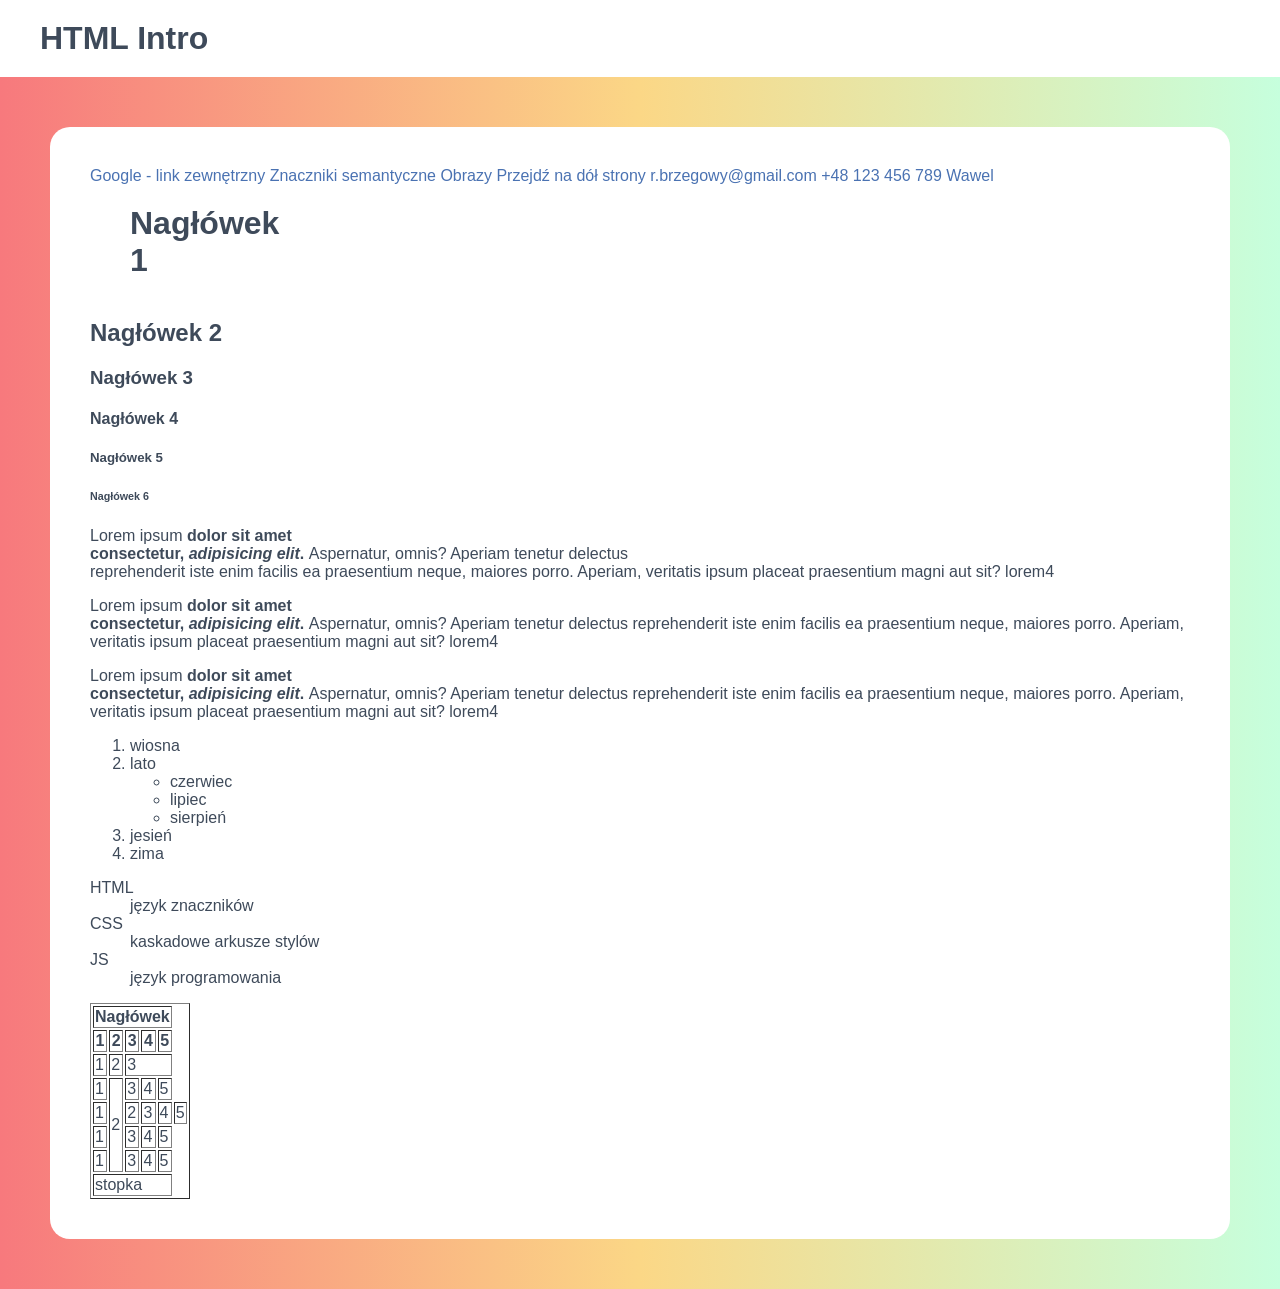
<file: sp 1 - html intro/index.html>
<!doctype html>
<html lang="en">
  <head>
    <meta charset="UTF-8  " />
    <meta name="viewport" content="width=device-width, initial-scale=1.0" />
    <title>Document</title>
    <meta name="description" content="to jest opis mojej strony" />
    <link rel="stylesheet" href="main.css" />
    <script type="text/javascript"></script>
    <!-- <script type="text/javascript"></script> -->
  </head>
  <body>
    <h1>HTML Intro</h1>
    <main>
      <!-- odnośniki, komentarze -->
      <!-- pełny adres domenowy -->
      <a href="https://google.pl" target="_blank">Google - link zewnętrzny</a>
      <!-- adres od root-a - głównego katalogu -->
      <a href="./podstrony/znaczniki-semantyczne.html">Znaczniki semantyczne</a>
      <!-- adres względny -->
      <a href="./podstrony/obrazy.html">Obrazy</a>
      <a href="#dol">Przejdź na dół strony</a>
      <!-- odnośnik do maila, tel, ... - dowolny zarejestrowany protokół -->
      <a href="mailto:r.brzegowy@gmail.com">r.brzegowy@gmail.com</a>
      <a href="tel:+48123456789">+48 123 456 789</a>
      <a href="maps://?q=Wawel">Wawel</a>

      <!-- nagłówki -->
      <!-- prettier-ignore -->
      <h1>Nagłówek <br> 1</h1>

      <h2>Nagłówek 2</h2>
      <h3>Nagłówek 3</h3>
      <h4>Nagłówek 4</h4>
      <h5>Nagłówek 5</h5>
      <h6>Nagłówek 6</h6>

      <!-- tekst - p, b, i, u -->
      <p>
        Lorem ipsum
        <b>
          dolor sit amet <br />
          consectetur, <i>adipisicing elit</i>.
        </b>
        Aspernatur, omnis? Aperiam tenetur delectus <br />reprehenderit iste enim facilis ea praesentium neque, maiores porro. Aperiam, veritatis ipsum placeat
        praesentium magni aut sit? lorem4
      </p>
      <p>
        Lorem ipsum
        <b>
          dolor sit amet <br />
          consectetur, <i>adipisicing elit</i>.
        </b>
        Aspernatur, omnis? Aperiam tenetur delectus reprehenderit iste enim facilis ea praesentium neque, maiores porro. Aperiam, veritatis ipsum placeat
        praesentium magni aut sit? lorem4
      </p>
      <p>
        Lorem ipsum
        <b>
          dolor sit amet <br />
          consectetur, <i>adipisicing elit</i>.
        </b>
        Aspernatur, omnis? Aperiam tenetur delectus reprehenderit iste enim facilis ea praesentium neque, maiores porro. Aperiam, veritatis ipsum placeat
        praesentium magni aut sit? lorem4
      </p>

      <!-- listy - ul/ol->li, dl>dt-dd -->
      <ol>
        <li>wiosna</li>
        <li>
          lato
          <ul>
            <li>czerwiec</li>
            <li>lipiec</li>
            <li>sierpień</li>
          </ul>
        </li>
        <li>jesień</li>
        <li>zima</li>
      </ol>

      <dl>
        <dt>HTML</dt>
        <dd>język znaczników</dd>
        <dt>CSS</dt>
        <dd>kaskadowe arkusze stylów</dd>
        <dt>JS</dt>
        <dd>język programowania</dd>
      </dl>

      <!-- tabele -->
      <!-- table>(tr>td{$}*5)*5 -->

      <table border="1" id="dol">
        <thead>
          <tr>
            <th colspan="5">Nagłówek</th>
          </tr>
          <tr>
            <th>1</th>
            <th>2</th>
            <th>3</th>
            <th>4</th>
            <th>5</th>
          </tr>
        </thead>
        <tbody>
          <tr>
            <td>1</td>
            <td>2</td>
            <td colspan="3">3</td>
            <!-- <td>4</td>
            <td>5</td> -->
          </tr>
          <tr>
            <td>1</td>
            <td rowspan="4">2</td>
            <td>3</td>
            <td>4</td>
            <td>5</td>
          </tr>
          <tr>
            <td>1</td>
            <td>2</td>
            <td>3</td>
            <td>4</td>
            <td>5</td>
          </tr>
          <tr>
            <td>1</td>
            <!-- <td>2</td> -->
            <td>3</td>
            <td>4</td>
            <td>5</td>
          </tr>
          <tr>
            <td>1</td>
            <!-- <td>2</td> -->
            <td>3</td>
            <td>4</td>
            <td>5</td>
          </tr>
        </tbody>
        <tfoot>
          <tr>
            <td colspan="5">stopka</td>
          </tr>
        </tfoot>
      </table>
    </main>
  </body>
</html>
</file>
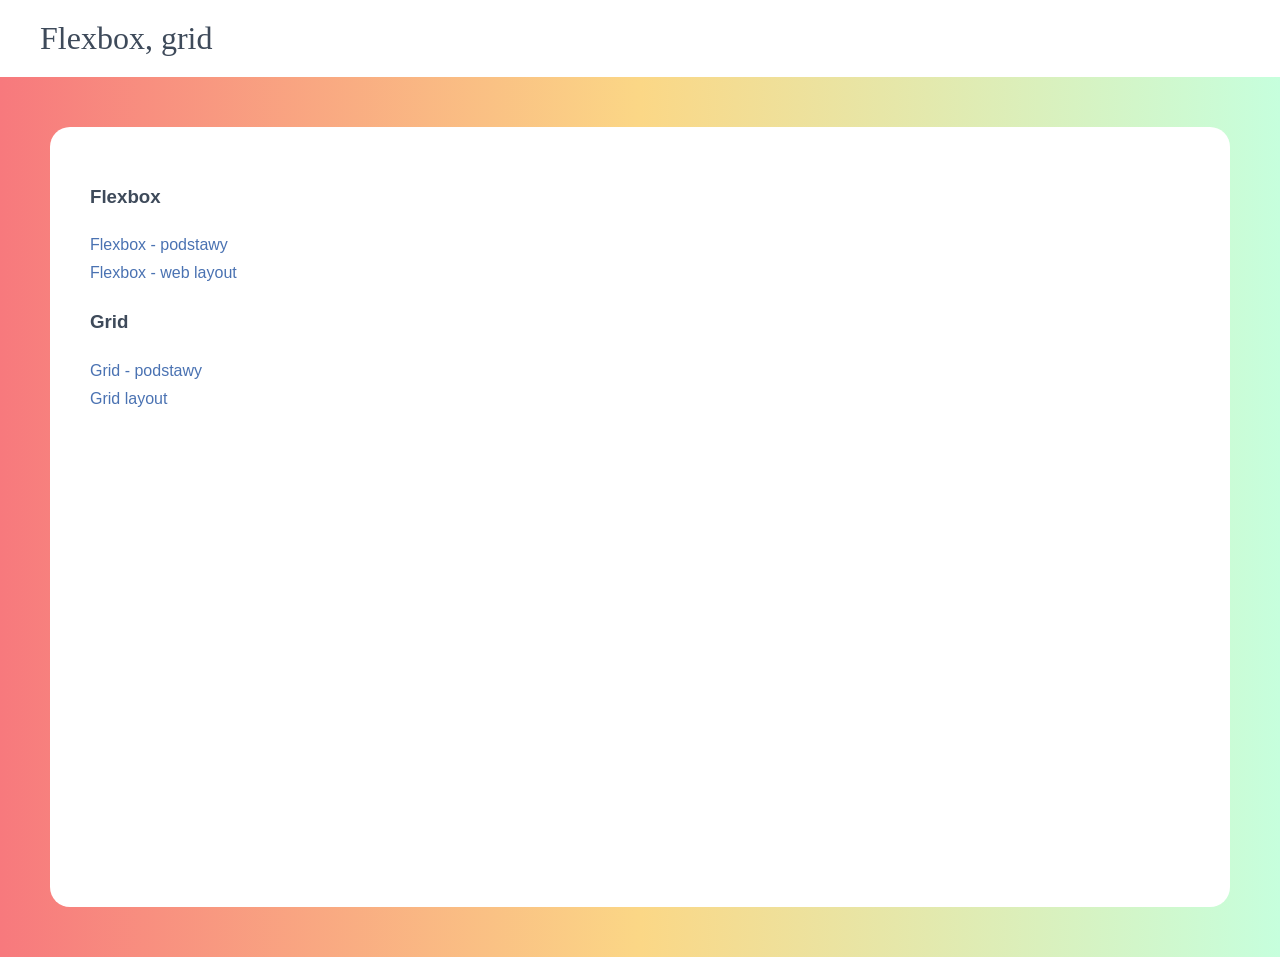
<file: sp 3 - flex, grid/index.html>
<!doctype html>
<html lang="en">
  <head>
    <meta charset="UTF-8" />
    <meta name="viewport" content="width=device-width, initial-scale=1.0" />
    <meta http-equiv="X-UA-Compatible" content="ie=edge" />
    <title>Spotkanie 2</title>
    <link rel="stylesheet" href="main.css" />
    <style>
      main {
        display: flex;
        flex-direction: column;
        gap: 10px;
      }
    </style>
    <style></style>
  </head>
  <body>
    <header>
      <h1>Flexbox, grid</h1>
    </header>
    <main>
      <h3>Flexbox</h3>
      <a href="./flexbox-basics.html">Flexbox - podstawy</a>
      <a href="./flex-web-layout.html">Flexbox - web layout</a>
      <h3>Grid</h3>
      <a href="./grid-basics.html">Grid - podstawy</a>
      <a href="./grid.html">Grid layout</a>
    </main>
  </body>
</html>
</file>
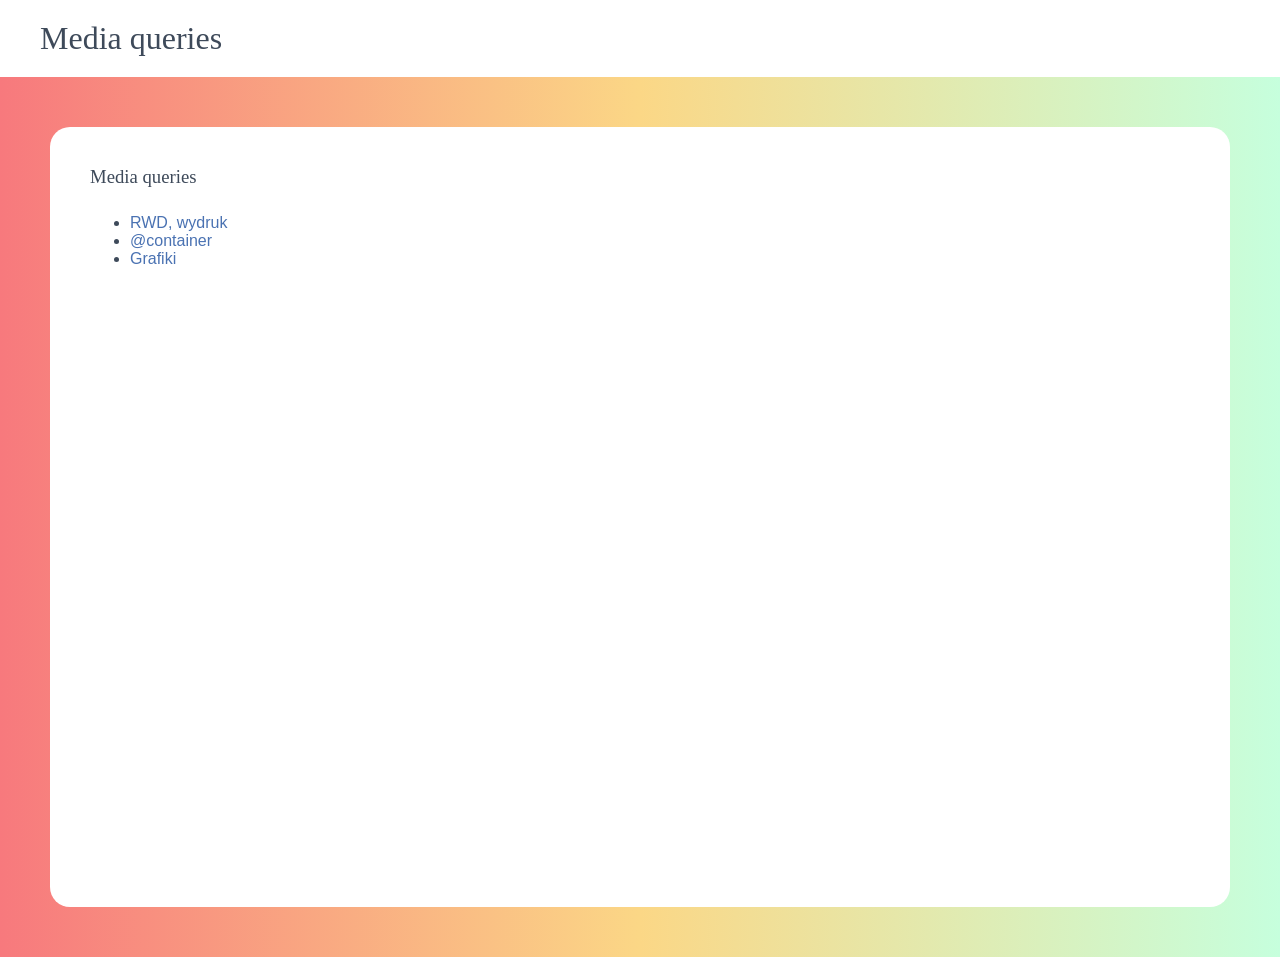
<file: sp 4 - rwd, media queries/index.html>
<!doctype html>
<html lang="en">
  <head>
    <meta charset="UTF-8" />
    <meta name="viewport" content="width=device-width, initial-scale=1.0" />
    <meta http-equiv="X-UA-Compatible" content="ie=edge" />
    <title>Technologie webowe</title>
    <link rel="stylesheet" href="main.css" />
    <style>
      main {
        display: flex;
        flex-direction: column;
        gap: 10px;
      }
    </style>
    <style></style>
  </head>
  <body>
    <header>
      <h1>Media queries</h1>
    </header>
    <main>
      <h3>Media queries</h3>
      <ul>
        <li><a href="./rwd-showcase.html">RWD, wydruk</a></li>
        <li><a href="./rwd-container.html">@container</a></li>
        <li><a href="./rwd-images.html">Grafiki</a></li>
      </ul>
    </main>
  </body>
</html>
</file>
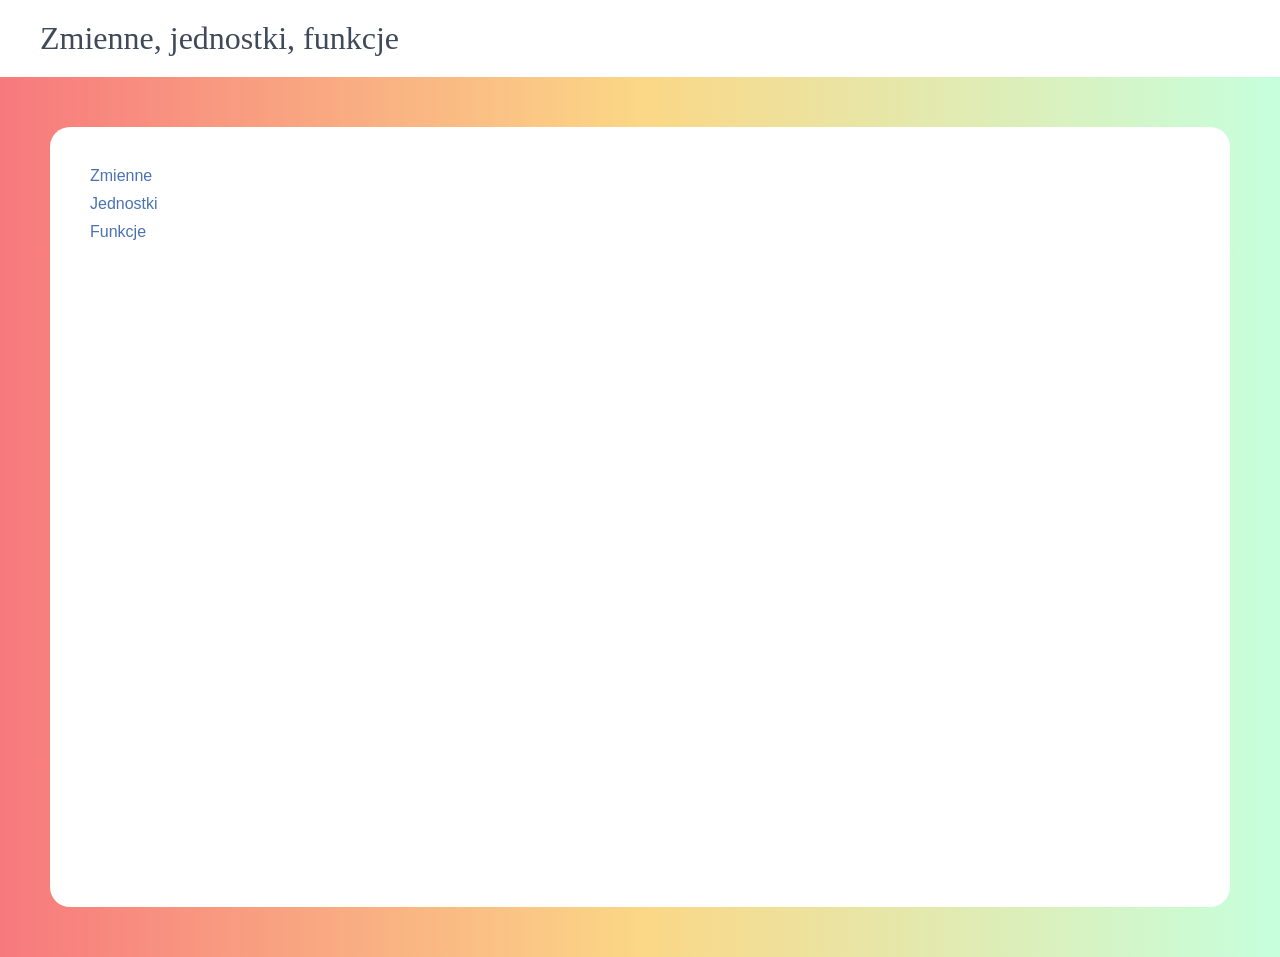
<file: sp 5 - zmienne, jednostki, funkcje/index.html>
<!doctype html>
<html lang="en">
  <head>
    <meta charset="UTF-8" />
    <meta name="viewport" content="width=device-width, initial-scale=1.0" />
    <meta http-equiv="X-UA-Compatible" content="ie=edge" />
    <title>Technologie webowe</title>
    <link rel="stylesheet" href="main.css" />
    <style>
      main {
        display: flex;
        flex-direction: column;
        gap: 10px;
      }
    </style>
    <style></style>
  </head>
  <body>
    <header>
      <h1>Zmienne, jednostki, funkcje</h1>
    </header>
    <main>
      <a href="./zmienne.html">Zmienne</a>
      <a href="./jednostki.html">Jednostki</a>
      <a href="./funkcje.html">Funkcje</a>
    </main>
  </body>
</html>
</file>
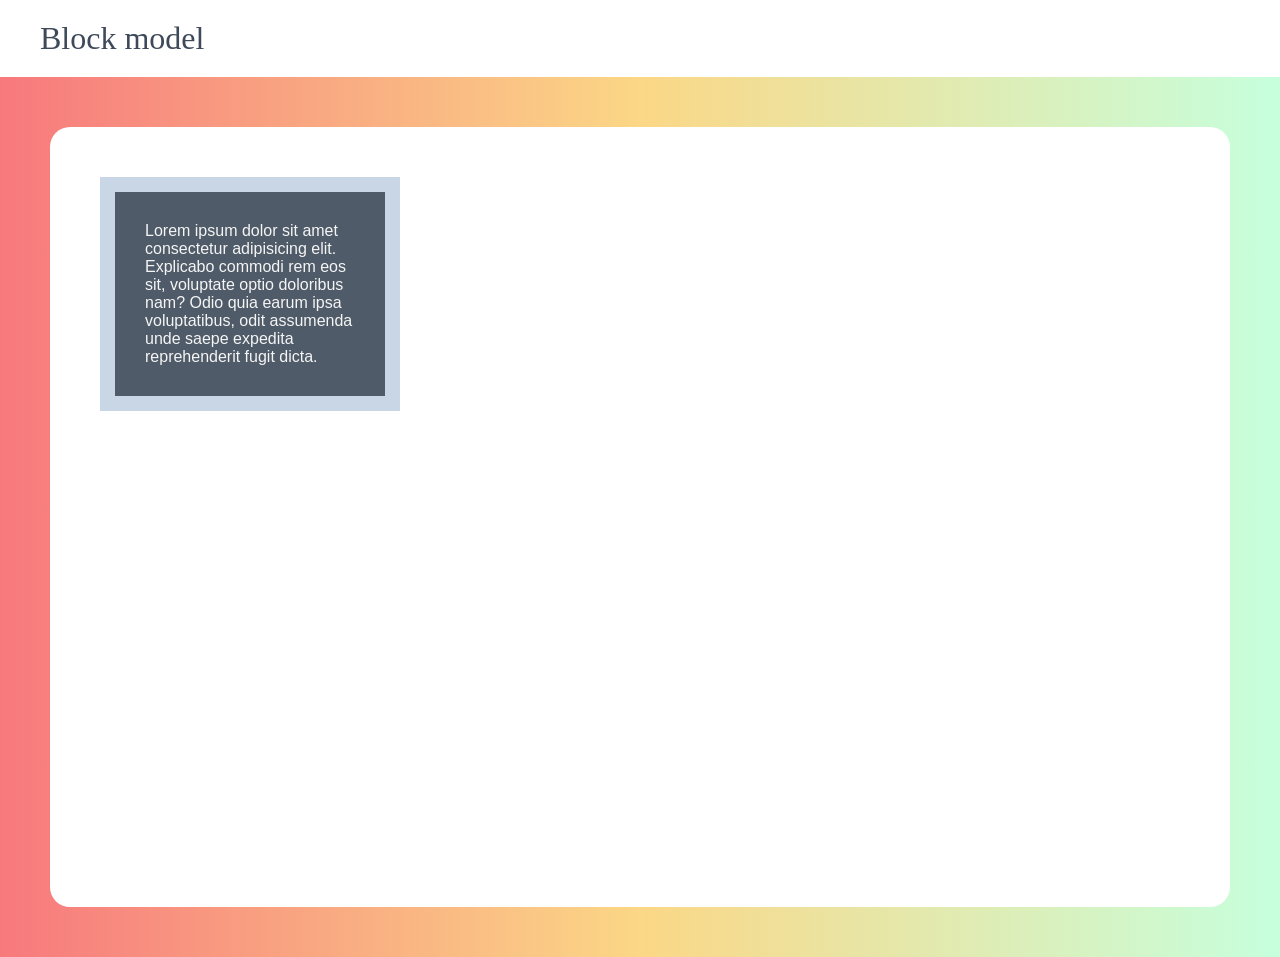
<file: sp 2 - css intro, block model/blockmodel.html>
﻿<!doctype html>

<html>
  <head>
    <meta charset="utf-8" />
    <title>Block model</title>
    <link rel="stylesheet" href="./blockmodel.css" />
    <link rel="stylesheet" href="./main.css" />
  </head>
  <body>
    <header>
      <h1>Block model</h1>
    </header>
    <main>
      <div id="block">
        Lorem ipsum dolor sit amet consectetur adipisicing elit. Explicabo commodi rem eos sit, voluptate optio doloribus nam? Odio quia earum ipsa
        voluptatibus, odit assumenda unde saepe expedita reprehenderit fugit dicta.
      </div>
    </main>
  </body>
</html>
</file>
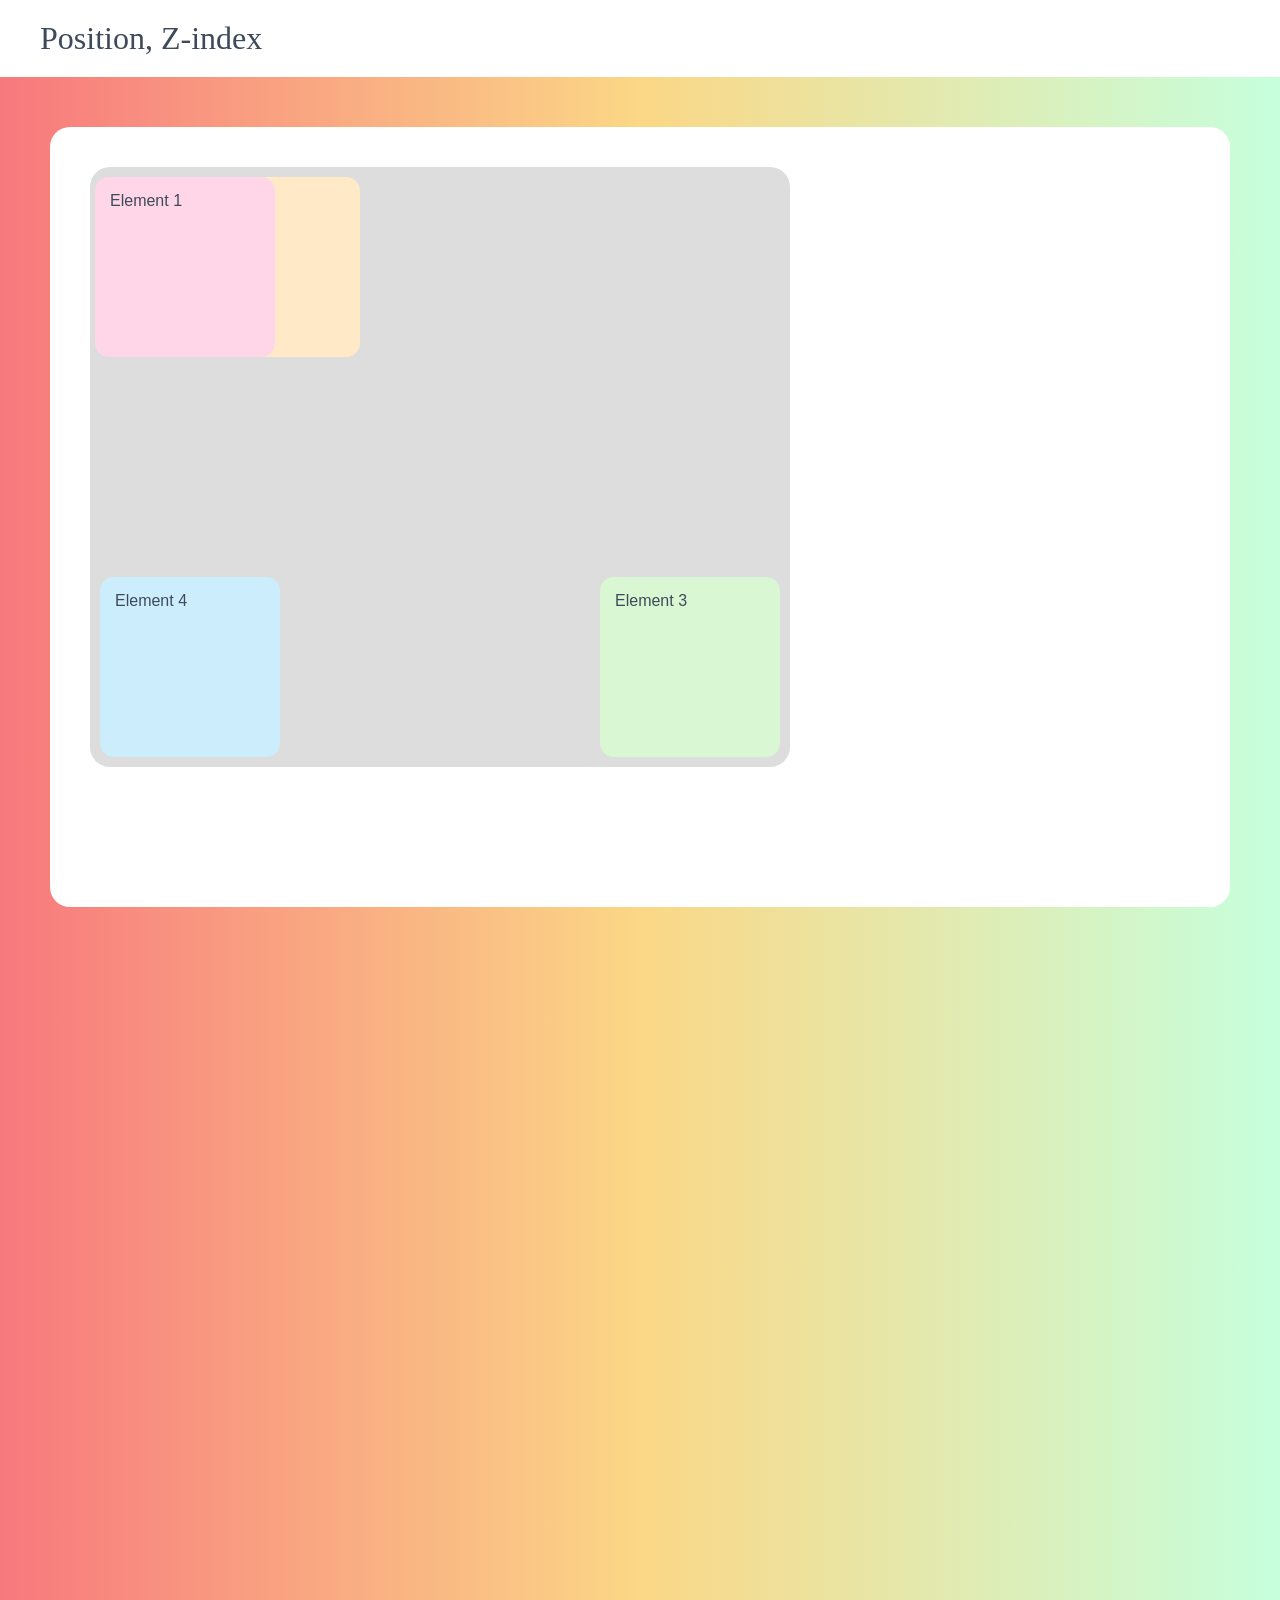
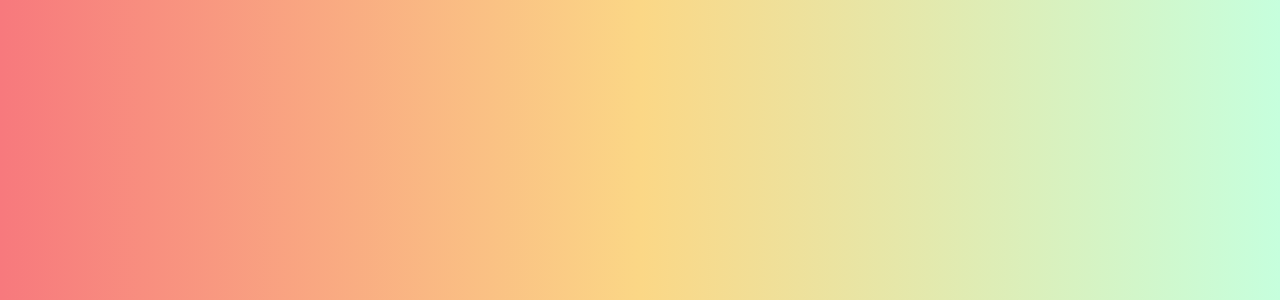
<file: sp 2 - css intro, block model/position-zindex.html>
﻿<!doctype html>

<html>
  <head>
    <meta charset="utf-8" />
    <title>Position, Z-index</title>
    <link rel="stylesheet" href="./main.css" />
    <link rel="stylesheet" href="./position-zindex.css" />
  </head>
  <body>
    <header>
      <h1>Position, Z-index</h1>
    </header>
    <main>
      <div id="container">
        <div id="d1" class="box">
          <span>Element 1</span>
          <!-- <span id="inline-block">Element 1</span> -->
          <!-- <span>Element 1</span> -->
        </div>
        <div id="d2" class="box">Element 2</div>
        <div id="d3" class="box">Element 3</div>
        <div id="d4" class="box">Element 4</div>
        <!-- <div id="d5" class="box">Element 5</div> -->
      </div>
    </main>
  </body>
</html>
</file>
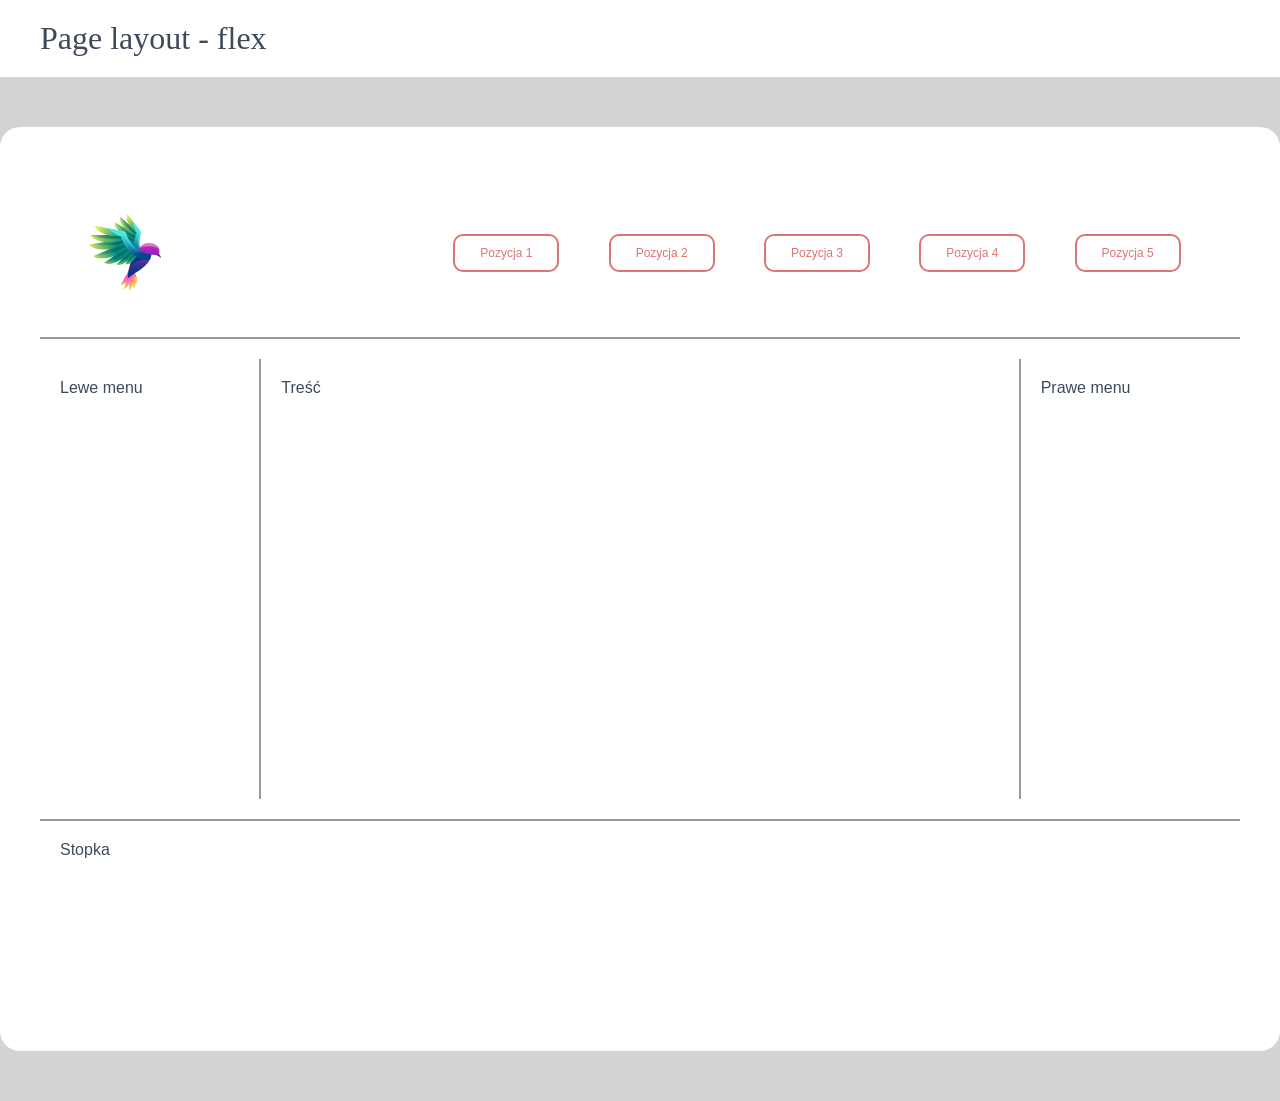
<file: sp 3 - flex, grid/flex-web-layout.html>
<!doctype html>
<html lang="en">
  <head>
    <meta charset="UTF-8" />
    <meta name="viewport" content="width=device-width, initial-scale=1.0" />
    <meta http-equiv="X-UA-Compatible" content="ie=edge" />
    <title>Flexbox</title>
    <link rel="stylesheet" href="./main.css" />
    <link rel="stylesheet" href="./flex-web-layout.css" />
  </head>

  <body>
    <header>
      <h1>Page layout - flex</h1>
    </header>
    <!-- najpopularniejszy szablon strony -->
    <main>
      <header>
        <img src="./assets/bird-freepik.svg" alt="Logo" width="150" height="150" />
        <nav>
          <ul>
            <!-- (li>a{Pozycja $})*5 -->
            <li><a href="">Pozycja 1</a></li>
            <li><a href="">Pozycja 2</a></li>
            <li><a href="">Pozycja 3</a></li>
            <li><a href="">Pozycja 4</a></li>
            <li><a href="">Pozycja 5</a></li>
          </ul>
        </nav>
      </header>
      <section>
        <aside>Lewe menu</aside>
        <article>Treść</article>
        <div id="right" class="panel">Prawe menu</div>
      </section>
      <footer>Stopka</footer>
    </main>
  </body>
</html>
</file>
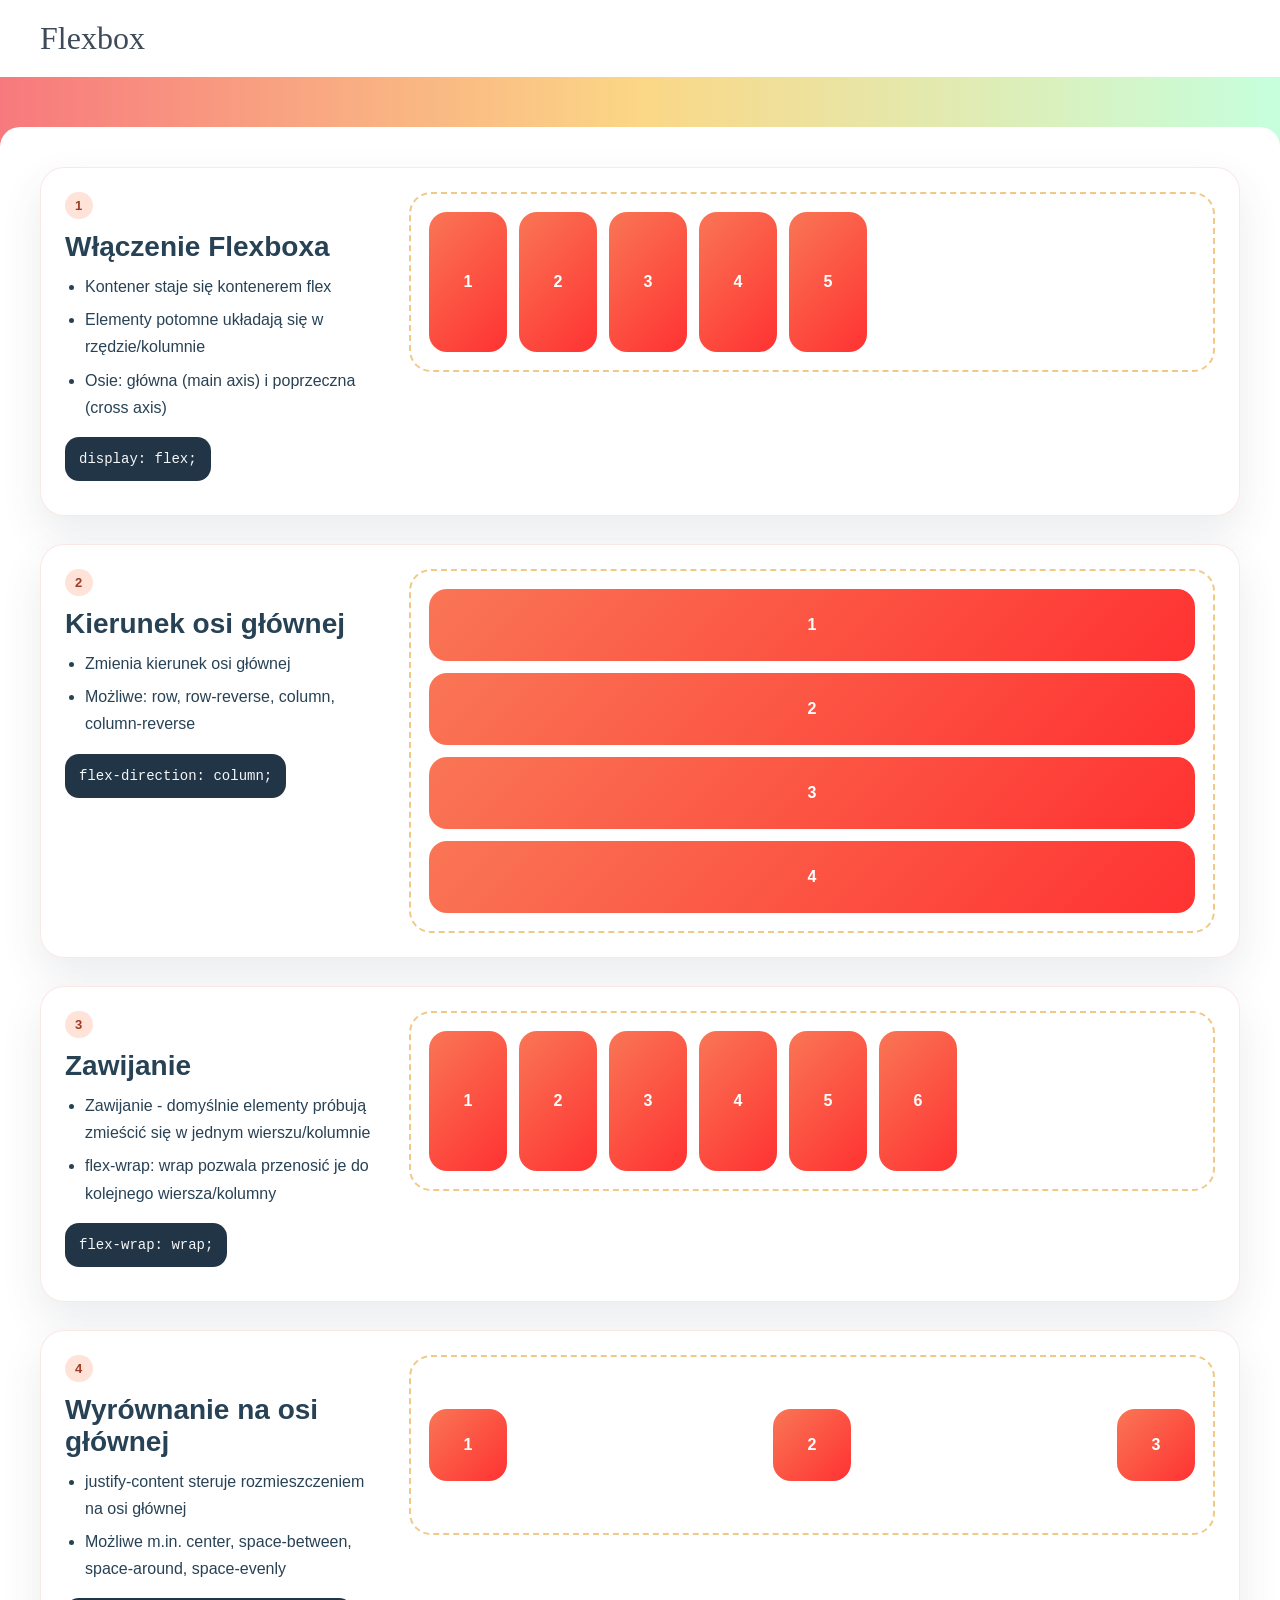
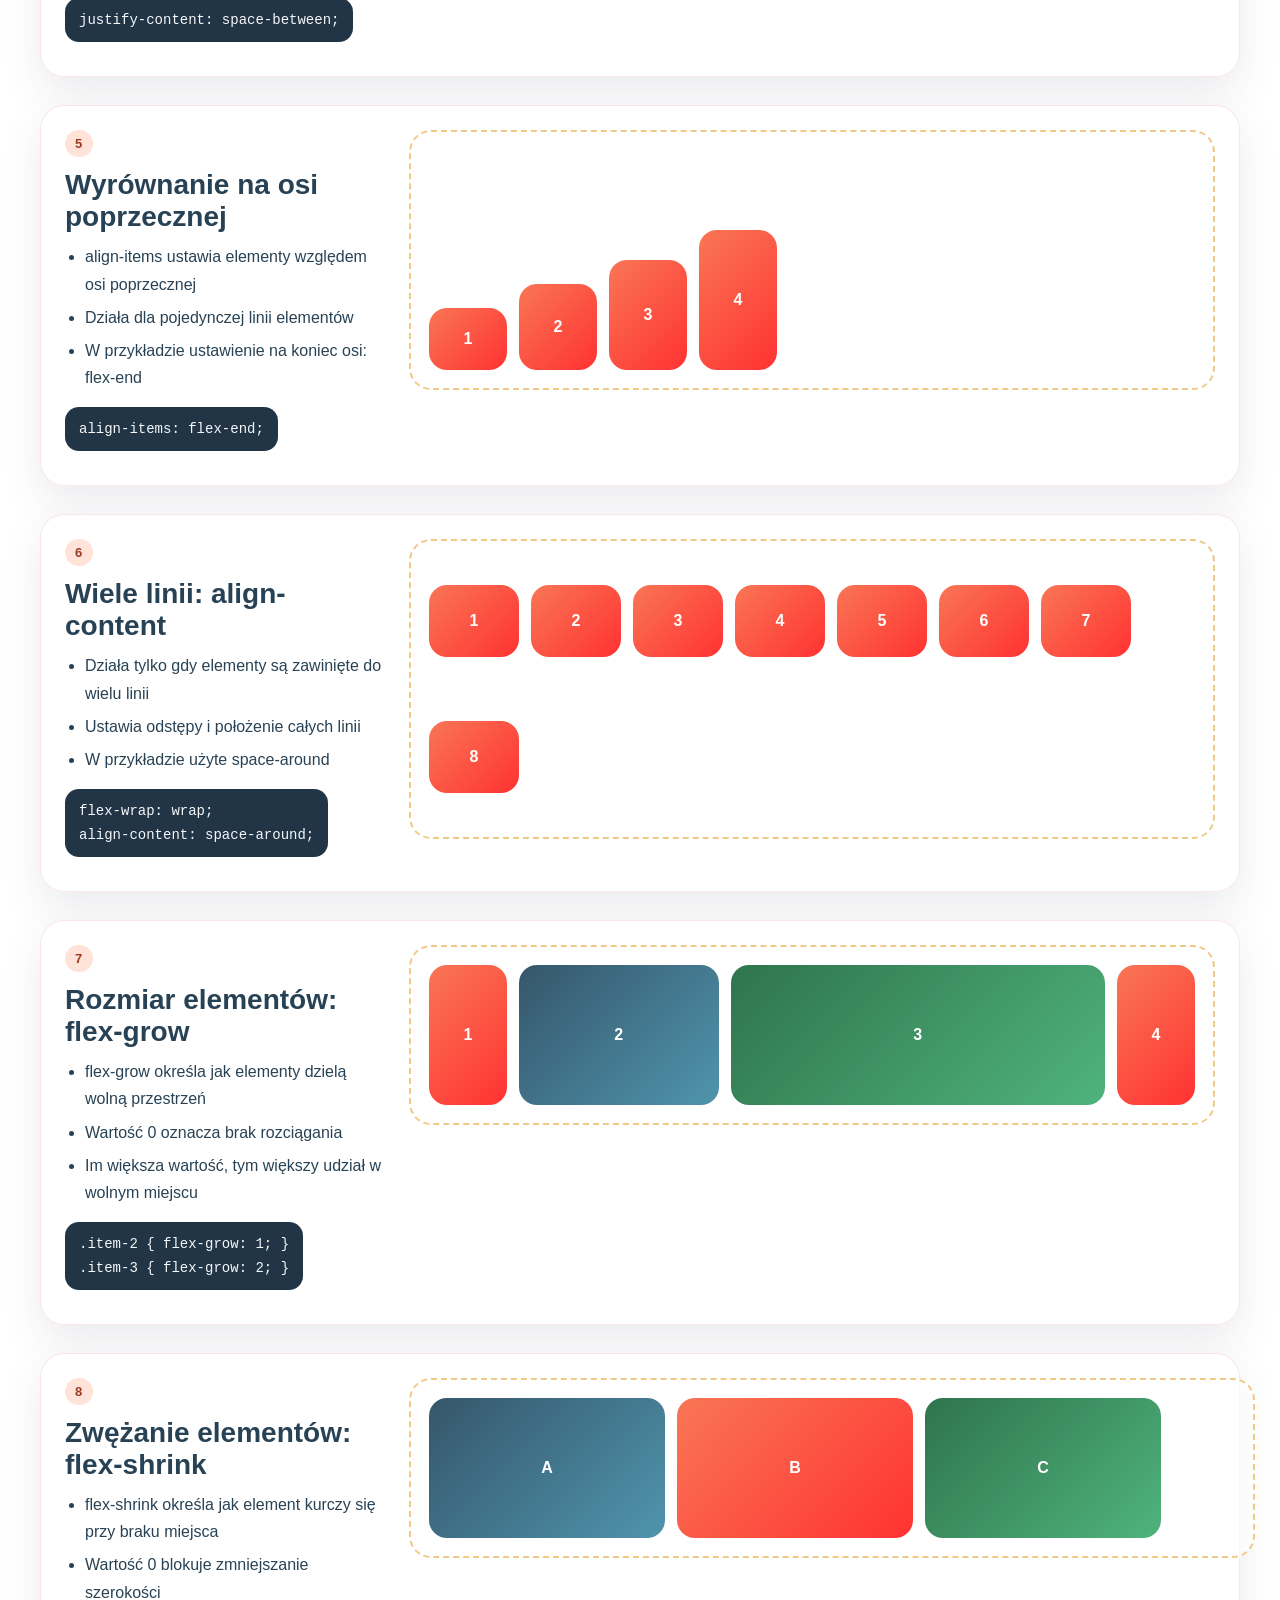
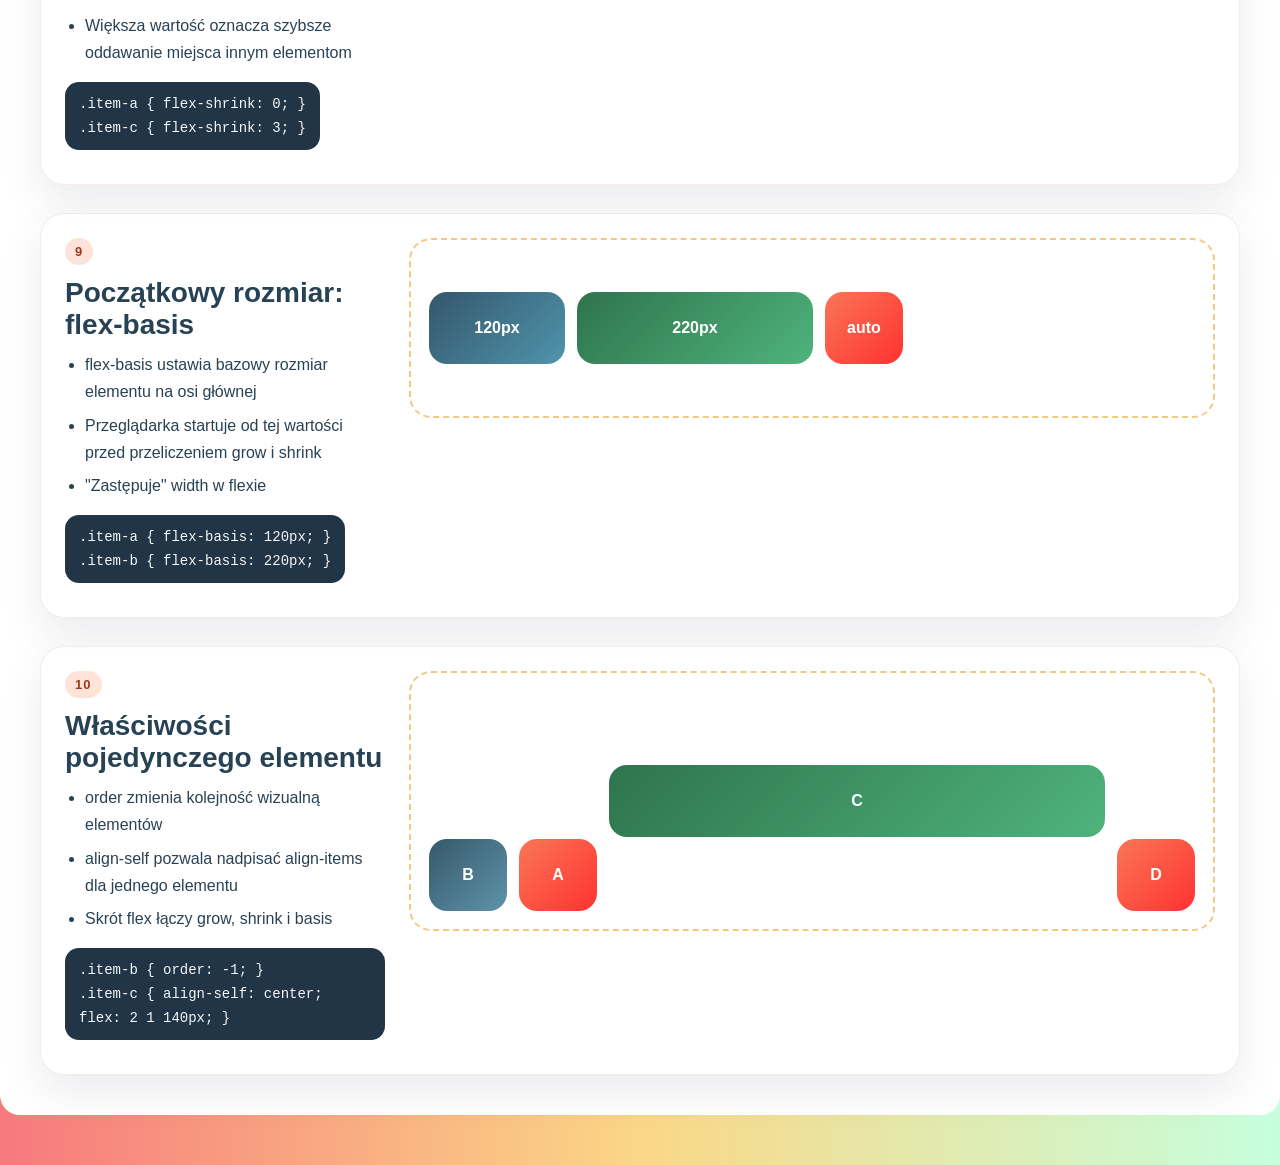
<file: sp 3 - flex, grid/flexbox-basics.html>
<!doctype html>
<html lang="en">
  <head>
    <meta charset="UTF-8" />
    <meta name="viewport" content="width=device-width, initial-scale=1.0" />
    <link rel="stylesheet" href="main.css" />
    <link rel="stylesheet" href="flexbox-basics.css" />
    <title>Flexbox</title>
  </head>
  <body>
    <header>
      <h1>Flexbox</h1>
    </header>
    <main>
      <section class="grid-step">
        <div class="step-copy">
          <span class="step-number">1</span>
          <h2>Włączenie Flexboxa</h2>
          <ul>
            <li>Kontener staje się kontenerem flex</li>
            <li>Elementy potomne układają się w rzędzie/kolumnie</li>
            <li>Osie: główna (main axis) i poprzeczna (cross axis)</li>
          </ul>
          <code>display: flex;</code>
        </div>
        <div class="demo-flex demo-flex-step-1">
          <div class="flex-item">1</div>
          <div class="flex-item">2</div>
          <div class="flex-item">3</div>
          <div class="flex-item">4</div>
          <div class="flex-item">5</div>
        </div>
      </section>

      <section class="grid-step">
        <div class="step-copy">
          <span class="step-number">2</span>
          <h2>Kierunek osi głównej</h2>
          <ul>
            <li>Zmienia kierunek osi głównej</li>
            <li>Możliwe: row, row-reverse, column, column-reverse</li>
          </ul>
          <code>flex-direction: column;</code>
        </div>
        <div class="demo-flex demo-flex-step-2">
          <div class="flex-item">1</div>
          <div class="flex-item">2</div>
          <div class="flex-item">3</div>
          <div class="flex-item">4</div>
        </div>
      </section>

      <section class="grid-step">
        <div class="step-copy">
          <span class="step-number">3</span>
          <h2>Zawijanie</h2>
          <ul>
            <li>Zawijanie - domyślnie elementy próbują zmieścić się w jednym wierszu/kolumnie</li>
            <li>flex-wrap: wrap pozwala przenosić je do kolejnego wiersza/kolumny</li>
          </ul>
          <code>flex-wrap: wrap;</code>
        </div>
        <div class="demo-flex demo-flex-step-3">
          <div class="flex-item">1</div>
          <div class="flex-item">2</div>
          <div class="flex-item">3</div>
          <div class="flex-item">4</div>
          <div class="flex-item">5</div>
          <div class="flex-item">6</div>
        </div>
      </section>

      <section class="grid-step">
        <div class="step-copy">
          <span class="step-number">4</span>
          <h2>Wyrównanie na osi głównej</h2>
          <ul>
            <li>justify-content steruje rozmieszczeniem na osi głównej</li>
            <li>Możliwe m.in. center, space-between, space-around, space-evenly</li>
          </ul>
          <code>justify-content: space-between;</code>
        </div>
        <div class="demo-flex demo-flex-step-4">
          <div class="flex-item">1</div>
          <div class="flex-item">2</div>
          <div class="flex-item">3</div>
        </div>
      </section>

      <section class="grid-step">
        <div class="step-copy">
          <span class="step-number">5</span>
          <h2>Wyrównanie na osi poprzecznej</h2>
          <ul>
            <li>align-items ustawia elementy względem osi poprzecznej</li>
            <li>Działa dla pojedynczej linii elementów</li>
            <li>W przykładzie ustawienie na koniec osi: flex-end</li>
          </ul>
          <code>align-items: flex-end;</code>
        </div>
        <div class="demo-flex demo-flex-step-5">
          <div class="flex-item flex-item-h-1">1</div>
          <div class="flex-item flex-item-h-2">2</div>
          <div class="flex-item flex-item-h-3">3</div>
          <div class="flex-item flex-item-h-4">4</div>
        </div>
      </section>

      <section class="grid-step">
        <div class="step-copy">
          <span class="step-number">6</span>
          <h2>Wiele linii: align-content</h2>
          <ul>
            <li>Działa tylko gdy elementy są zawinięte do wielu linii</li>
            <li>Ustawia odstępy i położenie całych linii</li>
            <li>W przykładzie użyte space-around</li>
          </ul>
          <code>flex-wrap: wrap; <br />align-content: space-around;</code>
        </div>
        <div class="demo-flex demo-flex-step-6">
          <div class="flex-item">1</div>
          <div class="flex-item">2</div>
          <div class="flex-item">3</div>
          <div class="flex-item">4</div>
          <div class="flex-item">5</div>
          <div class="flex-item">6</div>
          <div class="flex-item">7</div>
          <div class="flex-item">8</div>
        </div>
      </section>

      <section class="grid-step">
        <div class="step-copy">
          <span class="step-number">7</span>
          <h2>Rozmiar elementów: flex-grow</h2>
          <ul>
            <li>flex-grow określa jak elementy dzielą wolną przestrzeń</li>
            <li>Wartość 0 oznacza brak rozciągania</li>
            <li>Im większa wartość, tym większy udział w wolnym miejscu</li>
          </ul>
          <code>
            .item-2 { flex-grow: 1; }<br />
            .item-3 { flex-grow: 2; }
          </code>
        </div>
        <div class="demo-flex demo-flex-step-7">
          <div class="flex-item">1</div>
          <div class="flex-item item-grow-2">2</div>
          <div class="flex-item item-grow-3">3</div>
          <div class="flex-item">4</div>
        </div>
      </section>

      <section class="grid-step">
        <div class="step-copy">
          <span class="step-number">8</span>
          <h2>Zwężanie elementów: flex-shrink</h2>
          <ul>
            <li>flex-shrink określa jak element kurczy się przy braku miejsca</li>
            <li>Wartość 0 blokuje zmniejszanie szerokości</li>
            <li>Większa wartość oznacza szybsze oddawanie miejsca innym elementom</li>
          </ul>
          <code>
            .item-a { flex-shrink: 0; }<br />
            .item-c { flex-shrink: 3; }
          </code>
        </div>
        <div class="demo-flex demo-flex-step-8-shrink">
          <div class="flex-item item-shrink-0">A</div>
          <div class="flex-item item-shrink-1">B</div>
          <div class="flex-item item-shrink-3">C</div>
        </div>
      </section>

      <section class="grid-step">
        <div class="step-copy">
          <span class="step-number">9</span>
          <h2>Początkowy rozmiar: flex-basis</h2>
          <ul>
            <li>flex-basis ustawia bazowy rozmiar elementu na osi głównej</li>
            <li>Przeglądarka startuje od tej wartości przed przeliczeniem grow i shrink</li>
            <li>"Zastępuje" width w flexie</li>
          </ul>
          <code>
            .item-a { flex-basis: 120px; }<br />
            .item-b { flex-basis: 220px; }
          </code>
        </div>
        <div class="demo-flex demo-flex-step-9-basis">
          <div class="flex-item item-basis-120">120px</div>
          <div class="flex-item item-basis-220">220px</div>
          <div class="flex-item item-basis-auto">auto</div>
        </div>
      </section>

      <section class="grid-step">
        <div class="step-copy">
          <span class="step-number">10</span>
          <h2>Właściwości pojedynczego elementu</h2>
          <ul>
            <li>order zmienia kolejność wizualną elementów</li>
            <li>align-self pozwala nadpisać align-items dla jednego elementu</li>
            <li>Skrót flex łączy grow, shrink i basis</li>
          </ul>
          <code>
            .item-b { order: -1; }<br />
            .item-c { align-self: center; flex: 2 1 140px; }
          </code>
        </div>
        <div class="demo-flex demo-flex-step-8">
          <div class="flex-item">A</div>
          <div class="flex-item item-order">B</div>
          <div class="flex-item item-self">C</div>
          <div class="flex-item">D</div>
        </div>
      </section>
    </main>
  </body>
</html>
</file>
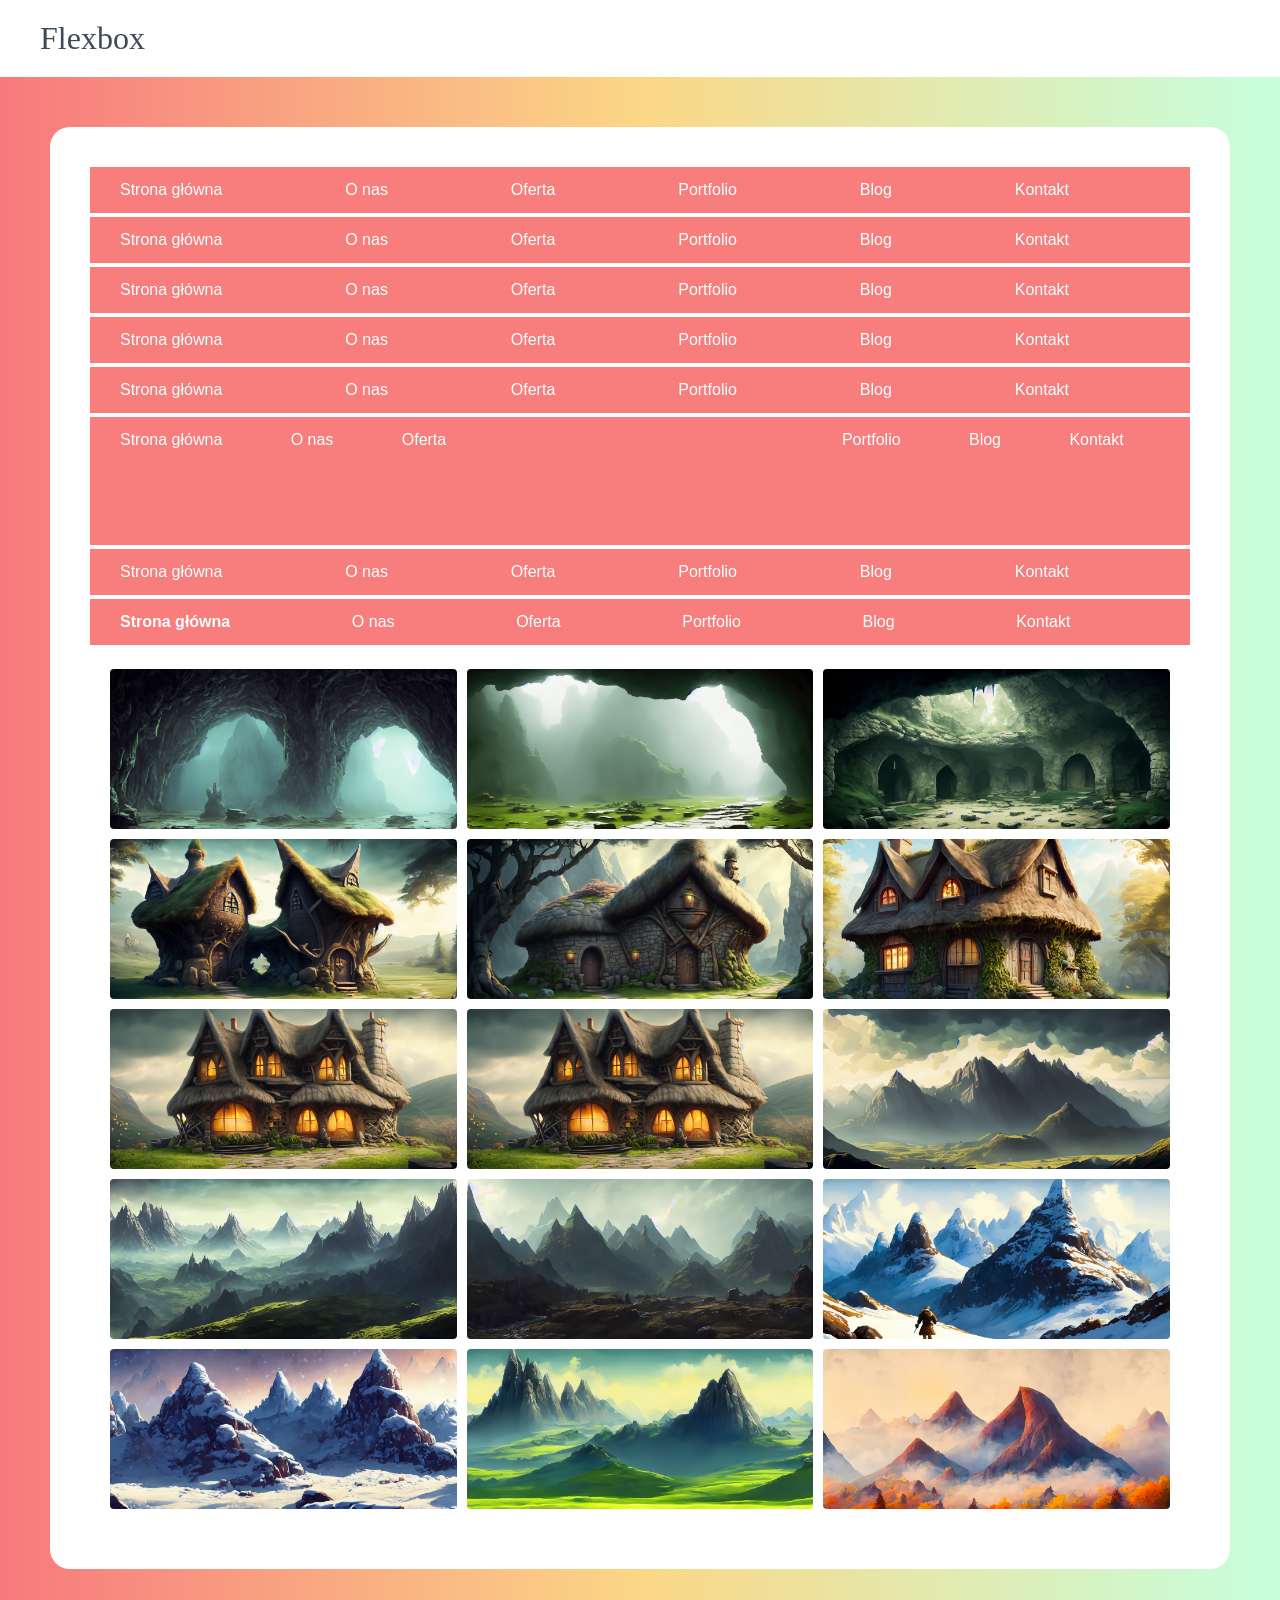
<file: sp 3 - flex, grid/flexbox.html>
<!doctype html>
<html lang="en">
  <head>
    <meta charset="UTF-8" />
    <meta name="viewport" content="width=device-width, initial-scale=1.0" />
    <link rel="stylesheet" href="main.css" />
    <link rel="stylesheet" href="flexbox.css" />
    <title>Flexbox</title>
  </head>
  <body>
    <header>
      <h1>Flexbox</h1>
    </header>
    <main>
      <nav class="nav">
        <a href="#">Strona główna</a>
        <a href="#">O nas</a>
        <a href="#">Oferta</a>
        <a href="#">Portfolio</a>
        <a href="#">Blog</a>
        <a href="#">Kontakt</a>
      </nav>

      <!-- case 1: justify-content: flex-start (domyślne) -->
      <nav class="nav nav-start">
        <a href="#">Strona główna</a>
        <a href="#">O nas</a>
        <a href="#">Oferta</a>
        <a href="#">Portfolio</a>
        <a href="#">Blog</a>
        <a href="#">Kontakt</a>
      </nav>

      <!-- case 2: justify-content: center -->
      <nav class="nav nav-center">
        <a href="#">Strona główna</a>
        <a href="#">O nas</a>
        <a href="#">Oferta</a>
        <a href="#">Portfolio</a>
        <a href="#">Blog</a>
        <a href="#">Kontakt</a>
      </nav>

      <!-- case 3: justify-content: flex-end -->
      <nav class="nav nav-end">
        <a href="#">Strona główna</a>
        <a href="#">O nas</a>
        <a href="#">Oferta</a>
        <a href="#">Portfolio</a>
        <a href="#">Blog</a>
        <a href="#">Kontakt</a>
      </nav>

      <!-- case 4: justify-content: space-between -->
      <nav class="nav nav-between">
        <a href="#">Strona główna</a>
        <a href="#">O nas</a>
        <a href="#">Oferta</a>
        <a href="#">Portfolio</a>
        <a href="#">Blog</a>
        <a href="#">Kontakt</a>
      </nav>

      <!-- case 5: justify-content: space-around -->
      <nav class="nav nav-around">
        <a href="#">Strona główna</a>
        <a href="#">O nas</a>
        <a href="#" id="oferta">Oferta</a>
        <a href="#">Portfolio</a>
        <a href="#">Blog</a>
        <a href="#">Kontakt</a>
      </nav>

      <!-- case 6: justify-content: space-evenly -->
      <nav class="nav nav-evenly">
        <a href="#">Strona główna</a>
        <a href="#">O nas</a>
        <a href="#">Oferta</a>
        <a href="#">Portfolio</a>
        <a href="#">Blog</a>
        <a href="#">Kontakt</a>
      </nav>

      <!-- case 7: logo po lewej, linki po prawej (margin-left: auto) -->
      <nav class="nav nav-logo-left">
        <a href="#" class="logo">Strona główna</a>
        <!-- <div> -->
        <a href="#">O nas</a>
        <a href="#">Oferta</a>
        <a href="#">Portfolio</a>
        <a href="#">Blog</a>
        <a href="#">Kontakt</a>
        <!--  -->
      </nav>
      <div class="gallery">
        <img src="assets/img/cavern1.jpg" alt="cavern 1" />
        <img src="assets/img/cavern2.jpg" alt="cavern 2" />
        <img src="assets/img/cavern3.jpg" alt="cavern 3" />
        <img src="assets/img/house1.jpg" alt="house 1" />
        <img src="assets/img/house2.jpg" alt="house 2" />
        <img src="assets/img/house3.jpg" alt="house 3" />
        <img src="assets/img/house4.jpg" alt="house 4" />
        <img src="assets/img/house5.jpg" alt="house 5" />
        <img src="assets/img/mountains1.jpg" alt="mountains 1" />
        <img src="assets/img/mountains2.jpg" alt="mountains 2" />
        <img src="assets/img/mountains3.jpg" alt="mountains 3" />
        <img src="assets/img/mountains4.jpg" alt="mountains 4" />
        <img src="assets/img/mountains5.jpg" alt="mountains 5" />
        <img src="assets/img/mountains6.jpg" alt="mountains 6" />
        <img src="assets/img/mountains7.jpg" alt="mountains 7" />
      </div>
    </main>
  </body>
</html>
</file>
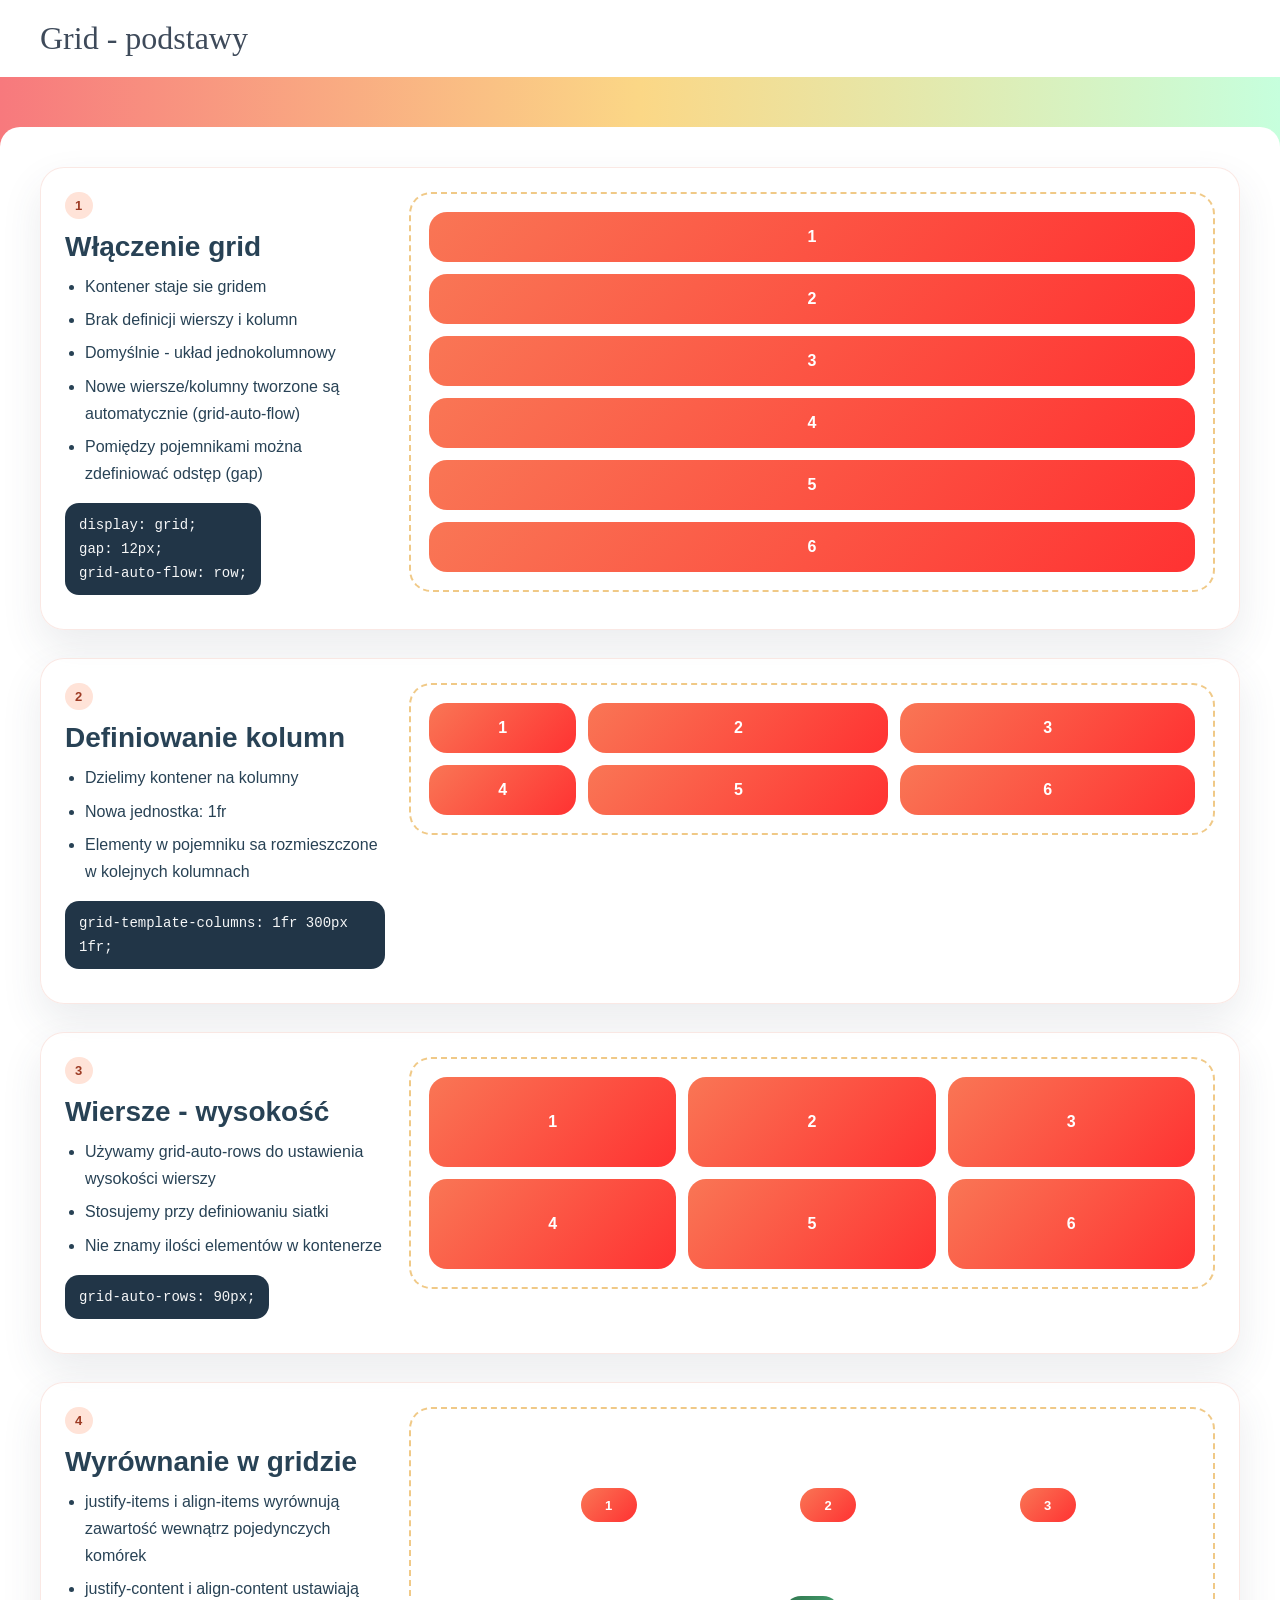
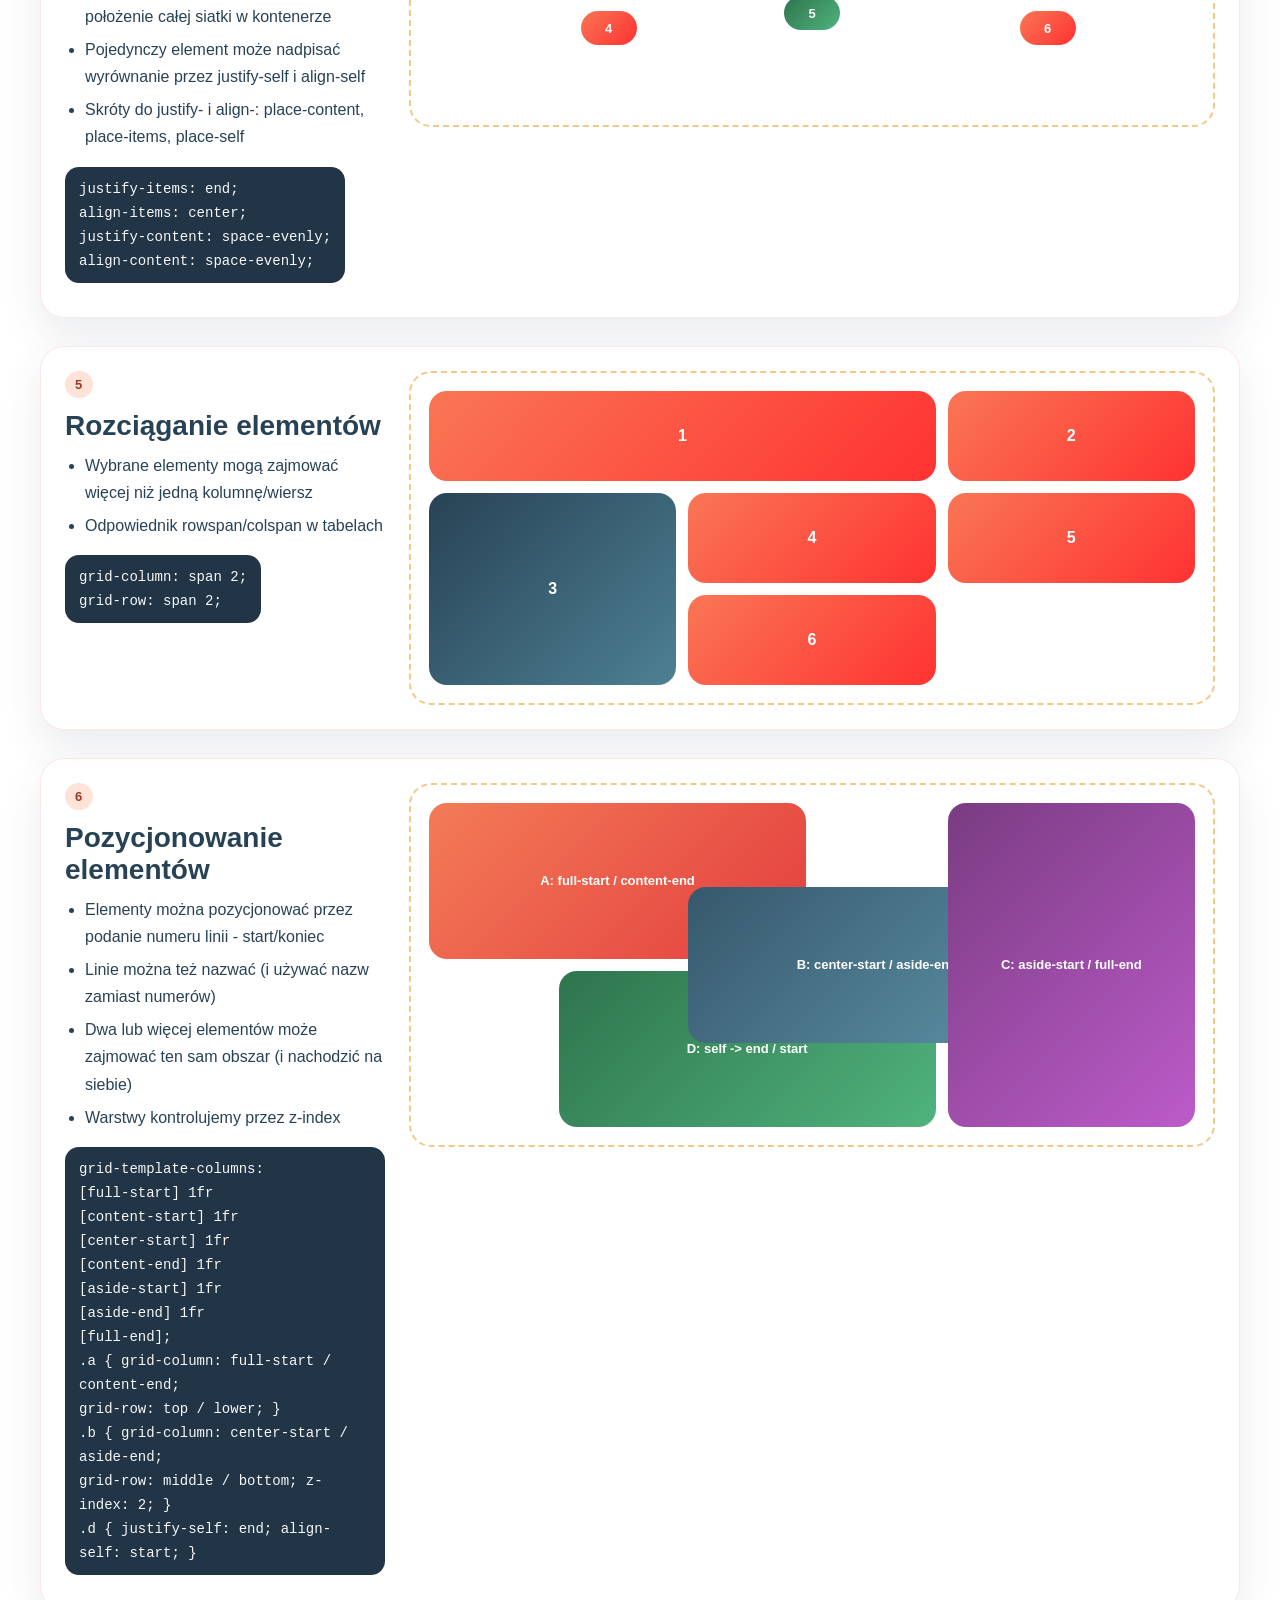
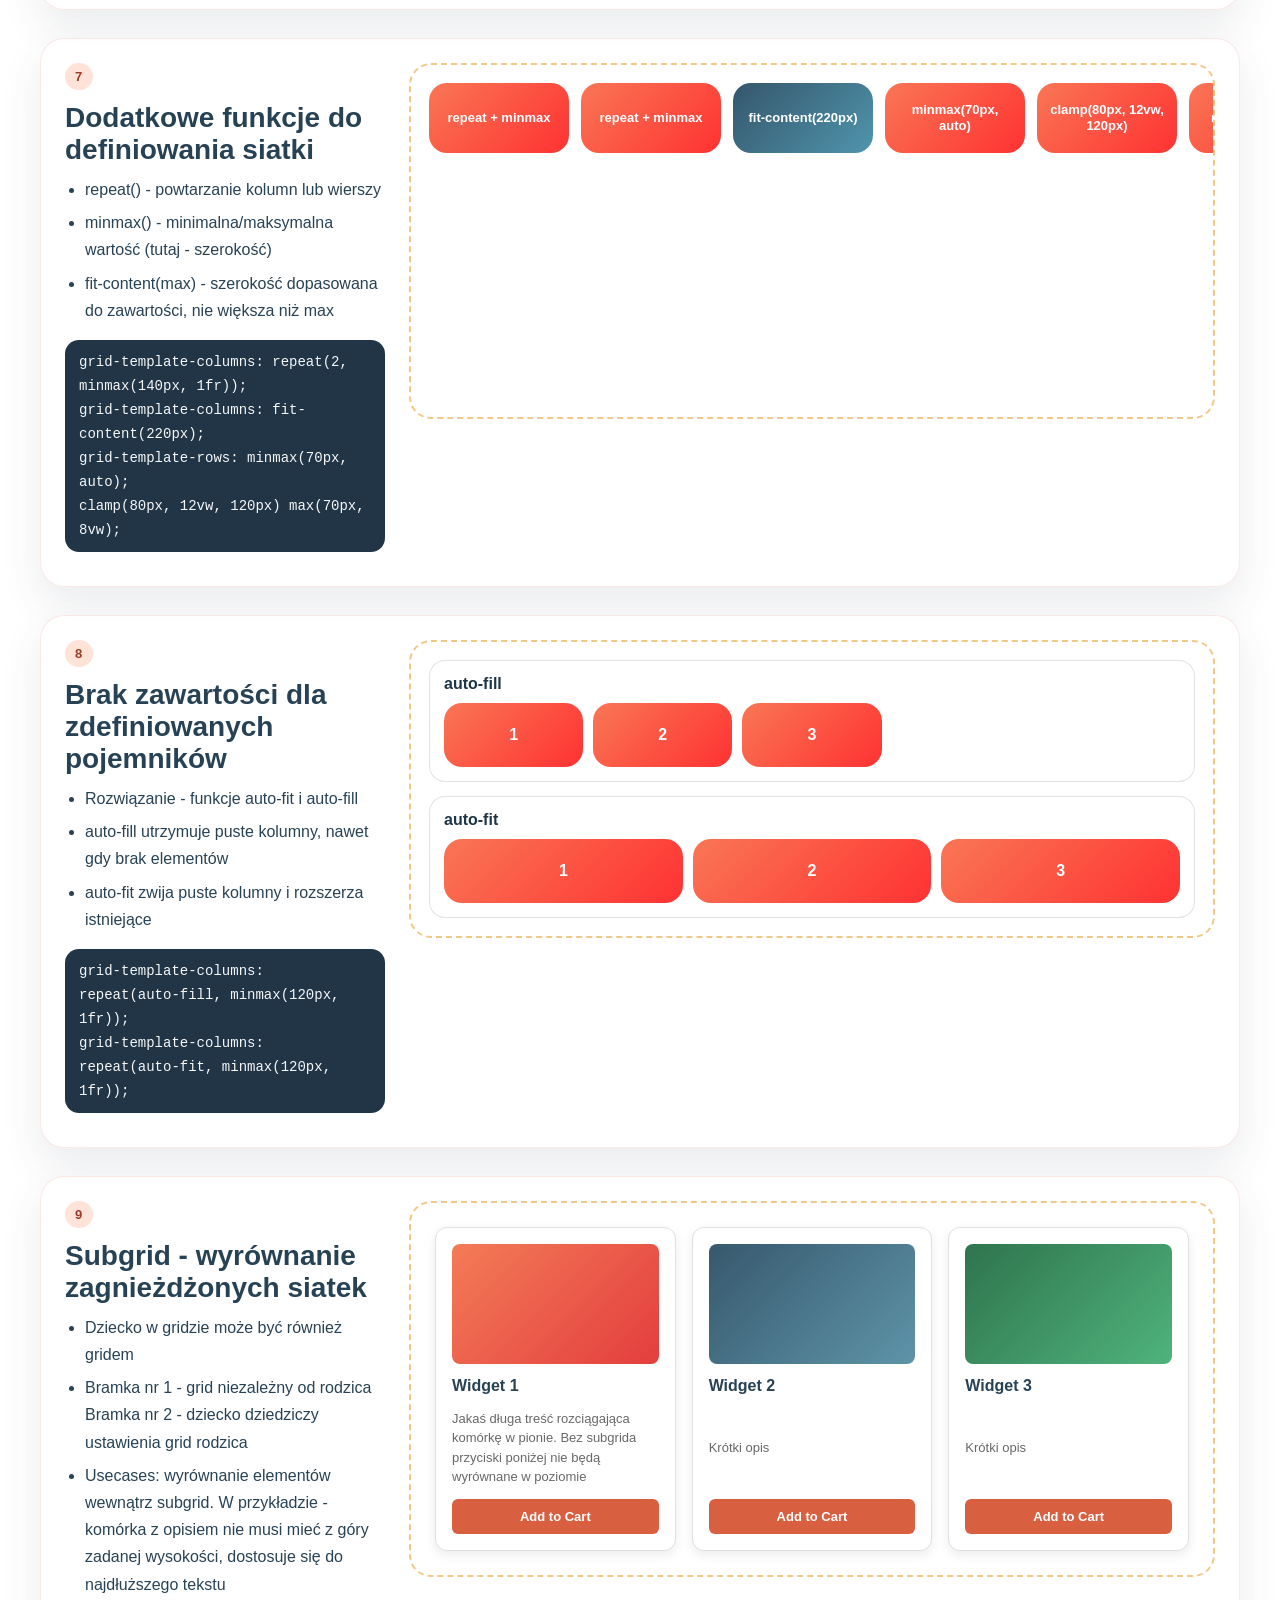
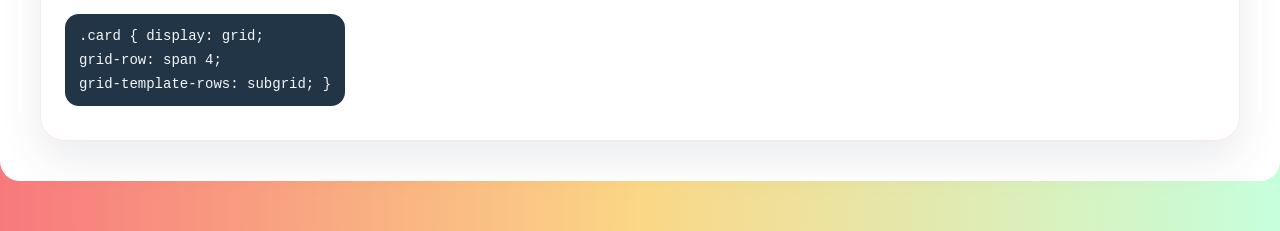
<file: sp 3 - flex, grid/grid-basics.html>
<!doctype html>
<html lang="en">
  <head>
    <meta charset="UTF-8" />
    <meta name="viewport" content="width=device-width, initial-scale=1.0" />
    <meta http-equiv="X-UA-Compatible" content="ie=edge" />
    <title>Grid Layout</title>
    <link rel="stylesheet" href="./main.css" />
    <link rel="stylesheet" href="./grid-basics.css" />
  </head>
  <body>
    <header>
      <h1>Grid - podstawy</h1>
    </header>
    <main>
      <section class="grid-step">
        <div class="step-copy">
          <span class="step-number">1</span>
          <h2>Włączenie grid</h2>
          <ul>
            <li>Kontener staje sie gridem</li>
            <li>Brak definicji wierszy i kolumn</li>
            <li>Domyślnie - układ jednokolumnowy</li>
            <li>Nowe wiersze/kolumny tworzone są automatycznie (grid-auto-flow)</li>
            <li>Pomiędzy pojemnikami można zdefiniować odstęp (gap)</li>
          </ul>
          <code class="code">
            display: grid; <br />
            gap: 12px; <br />
            grid-auto-flow: row;
          </code>
        </div>
        <div class="demo-grid demo-grid-step-1">
          <div class="grid-item">1</div>
          <div class="grid-item">2</div>
          <div class="grid-item">3</div>
          <div class="grid-item">4</div>
          <div class="grid-item">5</div>
          <div class="grid-item">6</div>
        </div>
      </section>

      <section class="grid-step">
        <div class="step-copy">
          <span class="step-number">2</span>
          <h2>Definiowanie kolumn</h2>
          <ul>
            <li>Dzielimy kontener na kolumny</li>
            <li>Nowa jednostka: 1fr</li>
            <li>Elementy w pojemniku sa rozmieszczone w kolejnych kolumnach</li>
          </ul>
          <code class="code">grid-template-columns: 1fr 300px 1fr;</code>
        </div>
        <div class="demo-grid demo-grid-step-2">
          <div class="grid-item">1</div>
          <div class="grid-item">2</div>
          <div class="grid-item">3</div>
          <div class="grid-item">4</div>
          <div class="grid-item">5</div>
          <div class="grid-item">6</div>
        </div>
      </section>

      <section class="grid-step">
        <div class="step-copy">
          <span class="step-number">3</span>
          <h2>Wiersze - wysokość</h2>
          <ul>
            <li>Używamy grid-auto-rows do ustawienia wysokości wierszy</li>
            <li>Stosujemy przy definiowaniu siatki</li>
            <li>Nie znamy ilości elementów w kontenerze</li>
          </ul>
          <code class="code">grid-auto-rows: 90px;</code>
        </div>
        <div class="demo-grid demo-grid-step-3">
          <div class="grid-item">1</div>
          <div class="grid-item">2</div>
          <div class="grid-item">3</div>
          <div class="grid-item">4</div>
          <div class="grid-item">5</div>
          <div class="grid-item">6</div>
        </div>
      </section>

      <section class="grid-step">
        <div class="step-copy">
          <span class="step-number">4</span>
          <h2>Wyrównanie w gridzie</h2>
          <ul>
            <li>justify-items i align-items wyrównują zawartość wewnątrz pojedynczych komórek</li>
            <li>justify-content i align-content ustawiają położenie całej siatki w kontenerze</li>
            <li>Pojedynczy element może nadpisać wyrównanie przez justify-self i align-self</li>
            <li>Skróty do justify- i align-: place-content, place-items, place-self</li>
          </ul>
          <code class="code">
            justify-items: end; <br />
            align-items: center;<br />
            justify-content: space-evenly; <br />
            align-content: space-evenly;
          </code>
        </div>
        <div class="demo-grid demo-grid-step-align">
          <div class="grid-item">1</div>
          <div class="grid-item">2</div>
          <div class="grid-item">3</div>
          <div class="grid-item">4</div>
          <div class="grid-item grid-item-5">5</div>
          <div class="grid-item">6</div>
        </div>
      </section>

      <section class="grid-step">
        <div class="step-copy">
          <span class="step-number">5</span>
          <h2>Rozciąganie elementów</h2>
          <ul>
            <li>Wybrane elementy mogą zajmować więcej niż jedną kolumnę/wiersz</li>
            <li>Odpowiednik rowspan/colspan w tabelach</li>
          </ul>
          <code class="code">
            grid-column: span 2;<br />
            grid-row: span 2;
          </code>
        </div>
        <div class="demo-grid demo-grid-step-4">
          <article class="grid-item grid-item-wide">1</article>
          <div class="grid-item">2</div>
          <article class="grid-item grid-item-tall">3</article>
          <div class="grid-item">4</div>
          <div class="grid-item">5</div>
          <div class="grid-item">6</div>
        </div>
      </section>

      <section class="grid-step">
        <div class="step-copy">
          <span class="step-number">6</span>
          <h2>Pozycjonowanie elementów</h2>
          <ul>
            <li>Elementy można pozycjonować przez podanie numeru linii - start/koniec</li>
            <li>Linie można też nazwać (i używać nazw zamiast numerów)</li>
            <li>Dwa lub więcej elementów może zajmować ten sam obszar (i nachodzić na siebie)</li>
            <li>Warstwy kontrolujemy przez z-index</li>
          </ul>
          <code class="code">
            grid-template-columns: <br />
            [full-start] 1fr <br />
            [content-start] 1fr <br />
            [center-start] 1fr <br />
            [content-end] 1fr <br />
            [aside-start] 1fr <br />
            [aside-end] 1fr <br />
            [full-end];<br />
            .a { grid-column: full-start / content-end; <br />
            grid-row: top / lower; }<br />
            .b { grid-column: center-start / aside-end; <br />
            grid-row: middle / bottom; z-index: 2; }<br />
            .d { justify-self: end; align-self: start; }
          </code>
        </div>
        <div class="demo-grid demo-grid-step-5">
          <article class="grid-item grid-item-line-a">A: full-start / content-end</article>
          <article class="grid-item grid-item-line-b">B: center-start / aside-end</article>
          <article class="grid-item grid-item-line-c">C: aside-start / full-end</article>
          <article class="grid-item grid-item-line-d">D: self -> end / start</article>
        </div>
      </section>

      <section class="grid-step">
        <div class="step-copy">
          <span class="step-number">7</span>
          <h2>Dodatkowe funkcje do definiowania siatki</h2>
          <ul>
            <li>repeat() - powtarzanie kolumn lub wierszy</li>
            <li>minmax() - minimalna/maksymalna wartość (tutaj - szerokość)</li>
            <li>fit-content(max) - szerokość dopasowana do zawartości, nie większa niż max</li>
          </ul>
          <code class="code">
            grid-template-columns: repeat(2, minmax(140px, 1fr));<br />
            grid-template-columns: fit-content(220px);<br />
            grid-template-rows: minmax(70px, auto);<br />
            clamp(80px, 12vw, 120px) max(70px, 8vw);
          </code>
        </div>
        <div class="demo-grid demo-grid-step-6">
          <article class="grid-item grid-item-fn">repeat + minmax</article>
          <article class="grid-item grid-item-fn">repeat + minmax</article>
          <article class="grid-item grid-item-fn grid-item-fn-wide">fit-content(220px)</article>
          <article class="grid-item grid-item-fn">minmax(70px, auto)</article>
          <article class="grid-item grid-item-fn">clamp(80px, 12vw, 120px)</article>
          <article class="grid-item grid-item-fn">max(70px, 8vw)</article>
        </div>
      </section>

      <section class="grid-step">
        <div class="step-copy">
          <span class="step-number">8</span>
          <h2>Brak zawartości dla zdefiniowanych pojemników</h2>
          <ul>
            <li>Rozwiązanie - funkcje auto-fit i auto-fill</li>
            <li>auto-fill utrzymuje puste kolumny, nawet gdy brak elementów</li>
            <li>auto-fit zwija puste kolumny i rozszerza istniejące</li>
          </ul>
          <code class="code">
            grid-template-columns: repeat(auto-fill, minmax(120px, 1fr));<br />
            grid-template-columns: repeat(auto-fit, minmax(120px, 1fr));
          </code>
        </div>
        <div class="demo-grid demo-grid-step-7">
          <div class="auto-mode auto-mode-fill">
            <h3>auto-fill</h3>
            <div class="auto-grid auto-grid-fill">
              <div class="grid-item">1</div>
              <div class="grid-item">2</div>
              <div class="grid-item">3</div>
            </div>
          </div>

          <div class="auto-mode auto-mode-fit">
            <h3>auto-fit</h3>
            <div class="auto-grid auto-grid-fit">
              <div class="grid-item">1</div>
              <div class="grid-item">2</div>
              <div class="grid-item">3</div>
            </div>
          </div>
        </div>
      </section>

      <section class="grid-step">
        <div class="step-copy">
          <span class="step-number">9</span>
          <h2>Subgrid - wyrównanie zagnieżdżonych siatek</h2>
          <ul>
            <li>Dziecko w gridzie może być również gridem</li>
            <li>
              Bramka nr 1 - grid niezależny od rodzica<br />
              Bramka nr 2 - dziecko dziedziczy ustawienia grid rodzica
            </li>
            <li>
              Usecases: wyrównanie elementów wewnątrz subgrid. W przykładzie - komórka z opisiem nie musi mieć z góry zadanej wysokości, dostosuje się do
              najdłuższego tekstu
            </li>
          </ul>
          <code class="code">
            .card { display: grid; <br />
            grid-row: span 4; <br />
            grid-template-rows: subgrid; }<br />
          </code>
        </div>
        <div class="demo-grid demo-grid-step-8">
          <section class="card card-1">
            <div class="card-image card-image-1"></div>
            <h3>Widget 1</h3>
            <p>Jakaś długa treść rozciągająca komórkę w pionie. Bez subgrida przyciski poniżej nie będą wyrównane w poziomie</p>
            <button>Add to Cart</button>
          </section>
          <section class="card card-2">
            <div class="card-image card-image-2"></div>
            <h3>Widget 2</h3>
            <p>Krótki opis</p>
            <button>Add to Cart</button>
          </section>
          <section class="card card-3">
            <div class="card-image card-image-3"></div>
            <h3>Widget 3</h3>
            <p>Krótki opis</p>
            <button>Add to Cart</button>
          </section>
        </div>
      </section>
    </main>
  </body>
</html>
</file>
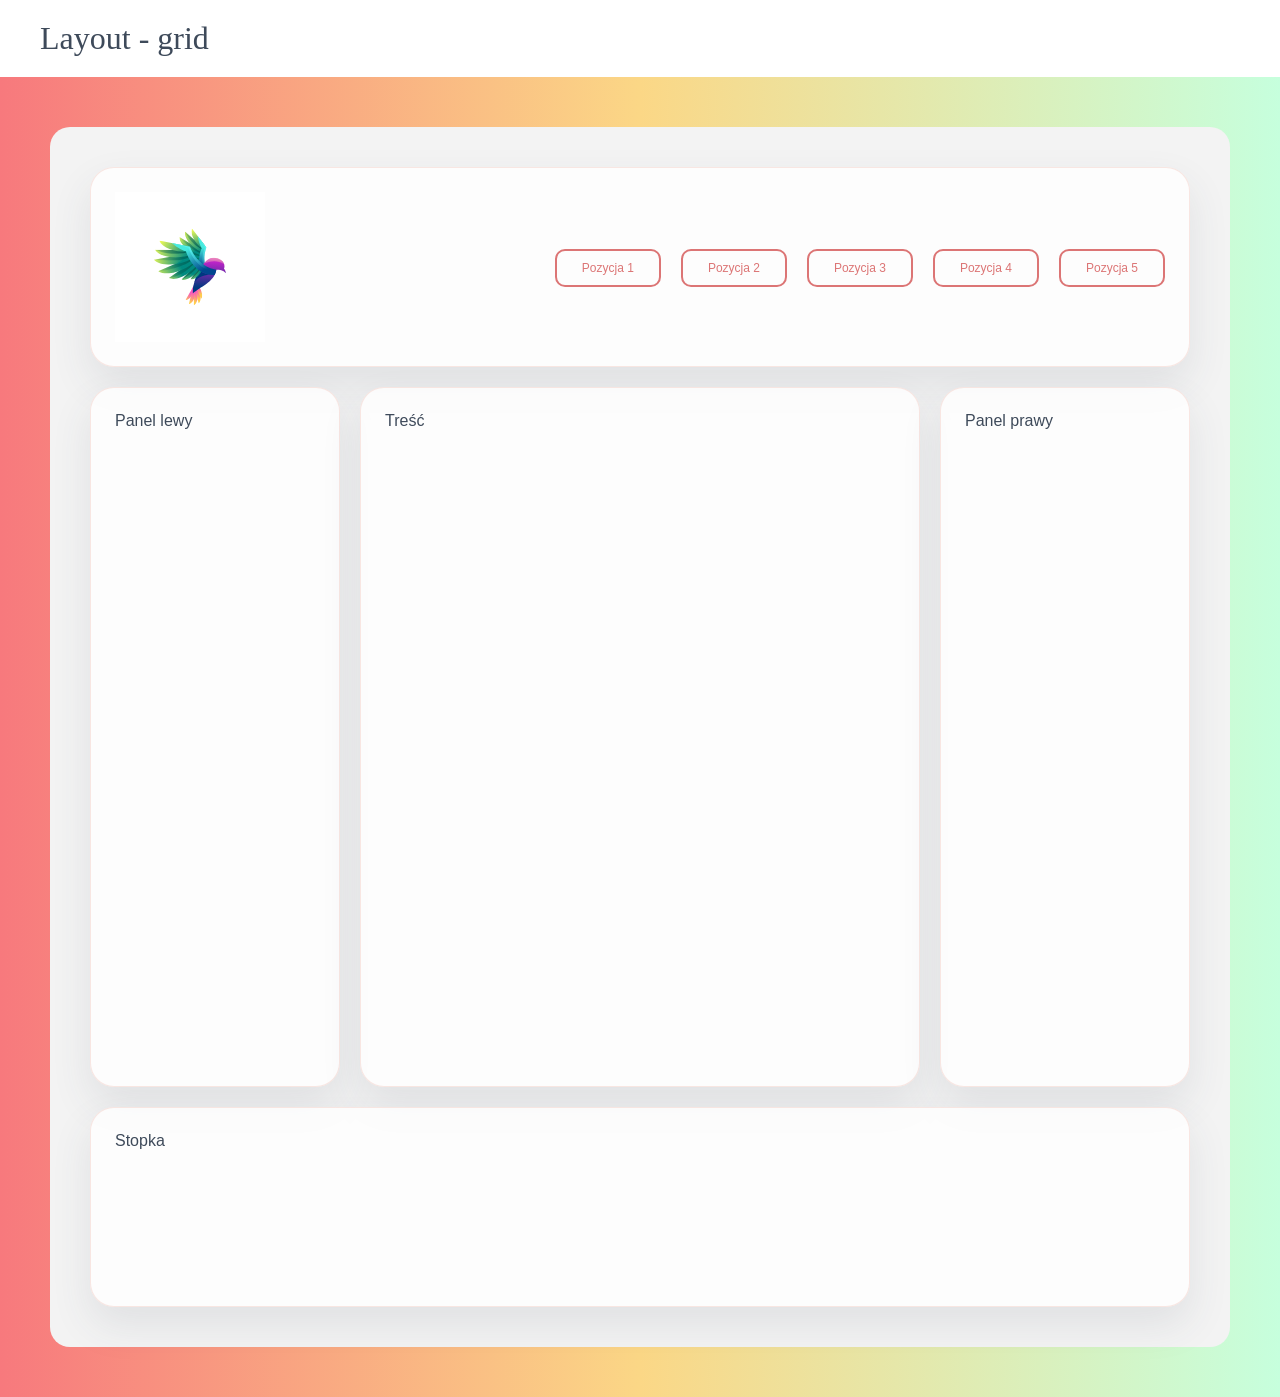
<file: sp 3 - flex, grid/grid.html>
<!doctype html>
<html lang="en">
  <head>
    <meta charset="UTF-8" />
    <meta name="viewport" content="width=device-width, initial-scale=1.0" />
    <meta http-equiv="X-UA-Compatible" content="ie=edge" />
    <title>Grid Layout</title>
    <link rel="stylesheet" href="./main.css" />
    <link rel="stylesheet" href="./grid.css" />
  </head>
  <body>
    <header>
      <h1>Layout - grid</h1>
    </header>
    <main>
      <header>
        <img src="./assets/bird-freepik.svg" alt="Logo" width="150" height="150" />
        <nav>
          <ul>
            <li><a href="">Pozycja 1</a></li>
            <li><a href="">Pozycja 2</a></li>
            <li><a href="">Pozycja 3</a></li>
            <li><a href="">Pozycja 4</a></li>
            <li><a href="">Pozycja 5</a></li>
          </ul>
        </nav>
      </header>
      <aside>Panel lewy</aside>
      <article>Treść</article>
      <div id="right">Panel prawy</div>
      <footer>Stopka</footer>
    </main>
  </body>
</html>
</file>
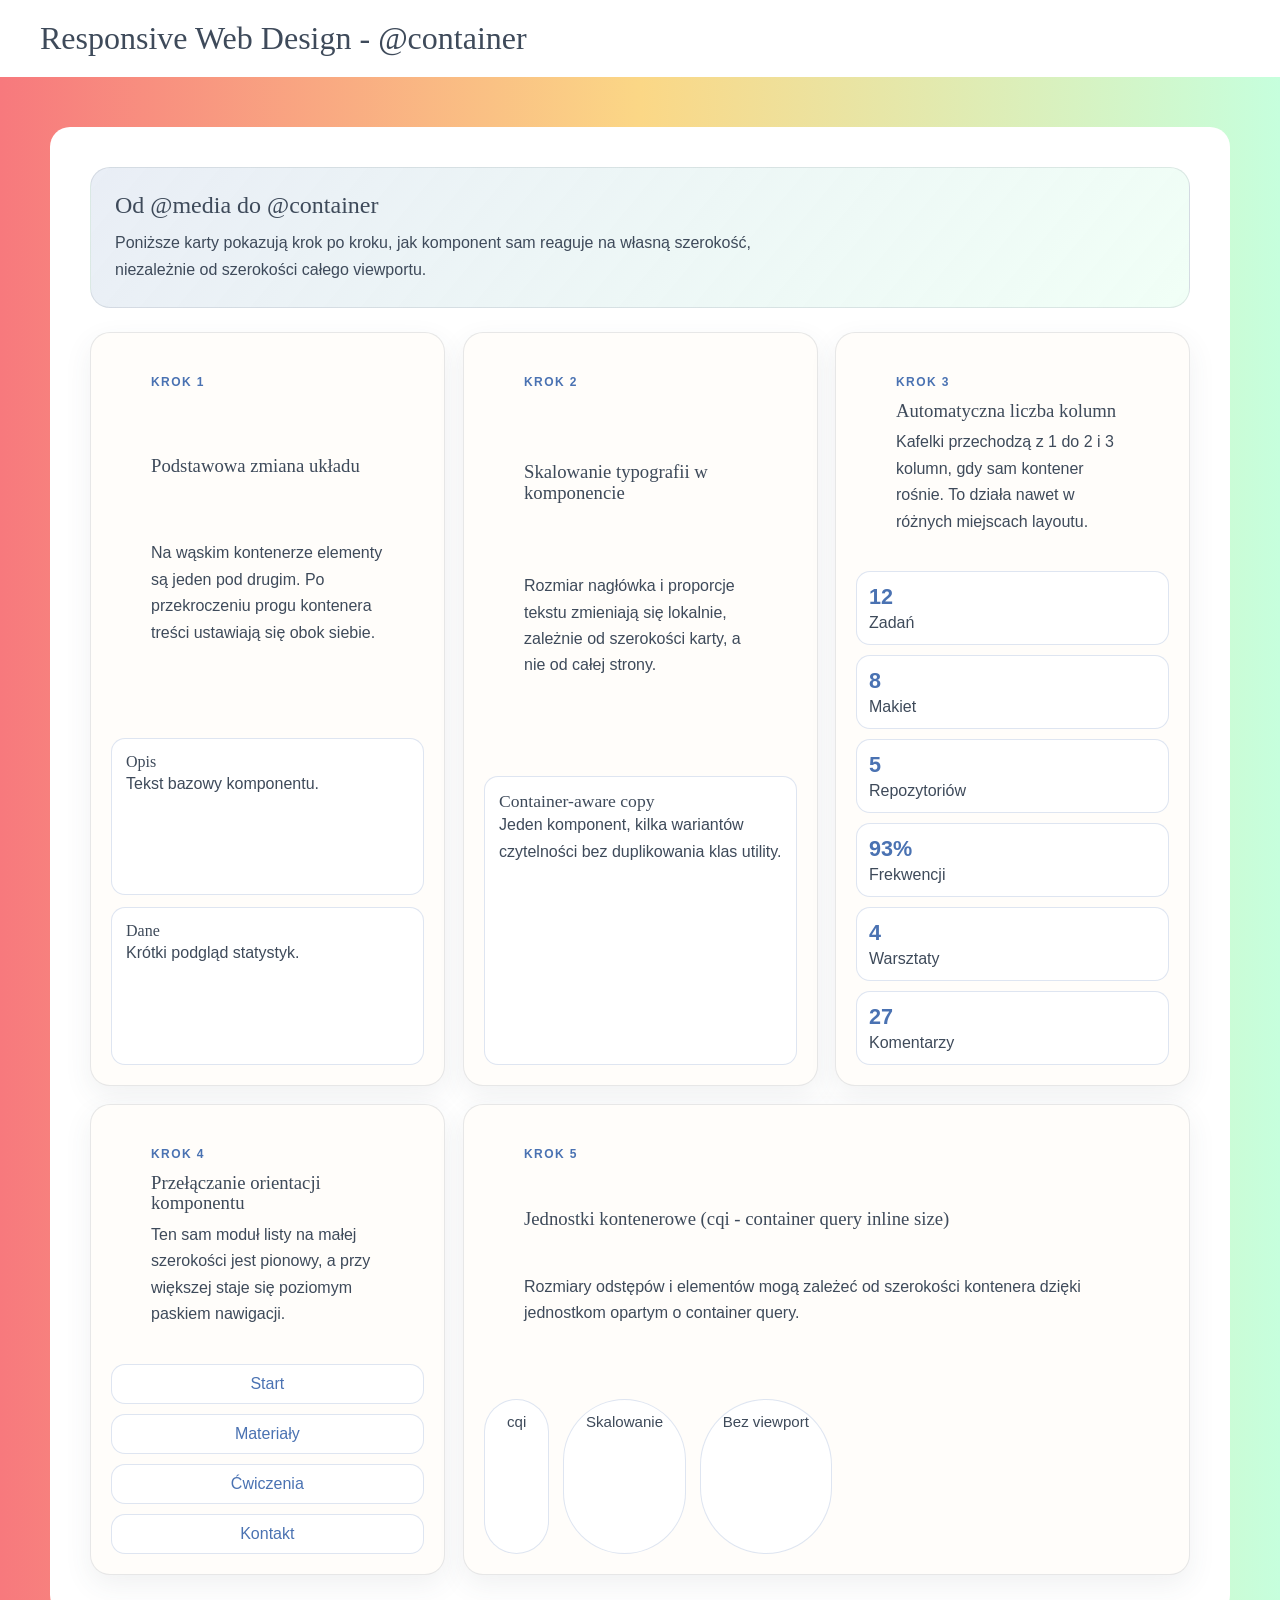
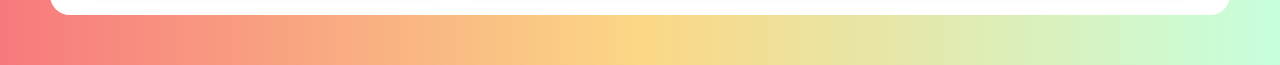
<file: sp 4 - rwd, media queries/rwd-container.html>
<!doctype html>
<html lang="en">
  <head>
    <meta charset="UTF-8" />
    <meta name="viewport" content="width=device-width, initial-scale=1.0" />
    <title>Responsive Web Design</title>
    <link rel="stylesheet" href="./main.css" />
    <link rel="stylesheet" href="./rwd-container.css" />
  </head>
  <body>
    <body>
      <header>
        <h1>Responsive Web Design - @container</h1>
      </header>
      <main>
        <section class="container-intro">
          <h2>Od @media do @container</h2>
          <p>Poniższe karty pokazują krok po kroku, jak komponent sam reaguje na własną szerokość, niezależnie od szerokości całego viewportu.</p>
        </section>

        <section class="example-grid">
          <section class="demo-card demo-card--step1">
            <header>
              <p class="step-label">Krok 1</p>
              <h3>Podstawowa zmiana układu</h3>
              <p>Na wąskim kontenerze elementy są jeden pod drugim. Po przekroczeniu progu kontenera treści ustawiają się obok siebie.</p>
            </header>
            <div class="demo-step1-layout">
              <article>
                <h4>Opis</h4>
                <p>Tekst bazowy komponentu.</p>
              </article>
              <article>
                <h4>Dane</h4>
                <p>Krótki podgląd statystyk.</p>
              </article>
            </div>
          </section>

          <section class="demo-card demo-card--step2">
            <header>
              <p class="step-label">Krok 2</p>
              <h3>Skalowanie typografii w komponencie</h3>
              <p>Rozmiar nagłówka i proporcje tekstu zmieniają się lokalnie, zależnie od szerokości karty, a nie od całej strony.</p>
            </header>
            <article class="demo-quote">
              <h4>Container-aware copy</h4>
              <p>Jeden komponent, kilka wariantów czytelności bez duplikowania klas utility.</p>
            </article>
          </section>

          <section class="demo-card demo-card--step3">
            <header>
              <p class="step-label">Krok 3</p>
              <h3>Automatyczna liczba kolumn</h3>
              <p>Kafelki przechodzą z 1 do 2 i 3 kolumn, gdy sam kontener rośnie. To działa nawet w różnych miejscach layoutu.</p>
            </header>
            <div class="demo-metrics">
              <article><strong>12</strong><span>Zadań</span></article>
              <article><strong>8</strong><span>Makiet</span></article>
              <article><strong>5</strong><span>Repozytoriów</span></article>
              <article><strong>93%</strong><span>Frekwencji</span></article>
              <article><strong>4</strong><span>Warsztaty</span></article>
              <article><strong>27</strong><span>Komentarzy</span></article>
            </div>
          </section>

          <section class="demo-card demo-card--step4">
            <header>
              <p class="step-label">Krok 4</p>
              <h3>Przełączanie orientacji komponentu</h3>
              <p>Ten sam moduł listy na małej szerokości jest pionowy, a przy większej staje się poziomym paskiem nawigacji.</p>
            </header>
            <nav class="demo-nav" aria-label="Przykładowa nawigacja modułu">
              <a href="#">Start</a>
              <a href="#">Materiały</a>
              <a href="#">Ćwiczenia</a>
              <a href="#">Kontakt</a>
            </nav>
          </section>

          <section class="demo-card demo-card--step5">
            <header>
              <p class="step-label">Krok 5</p>
              <h3>Jednostki kontenerowe (cqi - container query inline size)</h3>
              <p>Rozmiary odstępów i elementów mogą zależeć od szerokości kontenera dzięki jednostkom opartym o container query.</p>
            </header>
            <div class="demo-fluid">
              <div class="fluid-chip">cqi</div>
              <div class="fluid-chip">Skalowanie</div>
              <div class="fluid-chip">Bez viewport</div>
            </div>
          </section>
        </section>
      </main>
    </body>
  </body>
</html>
</file>
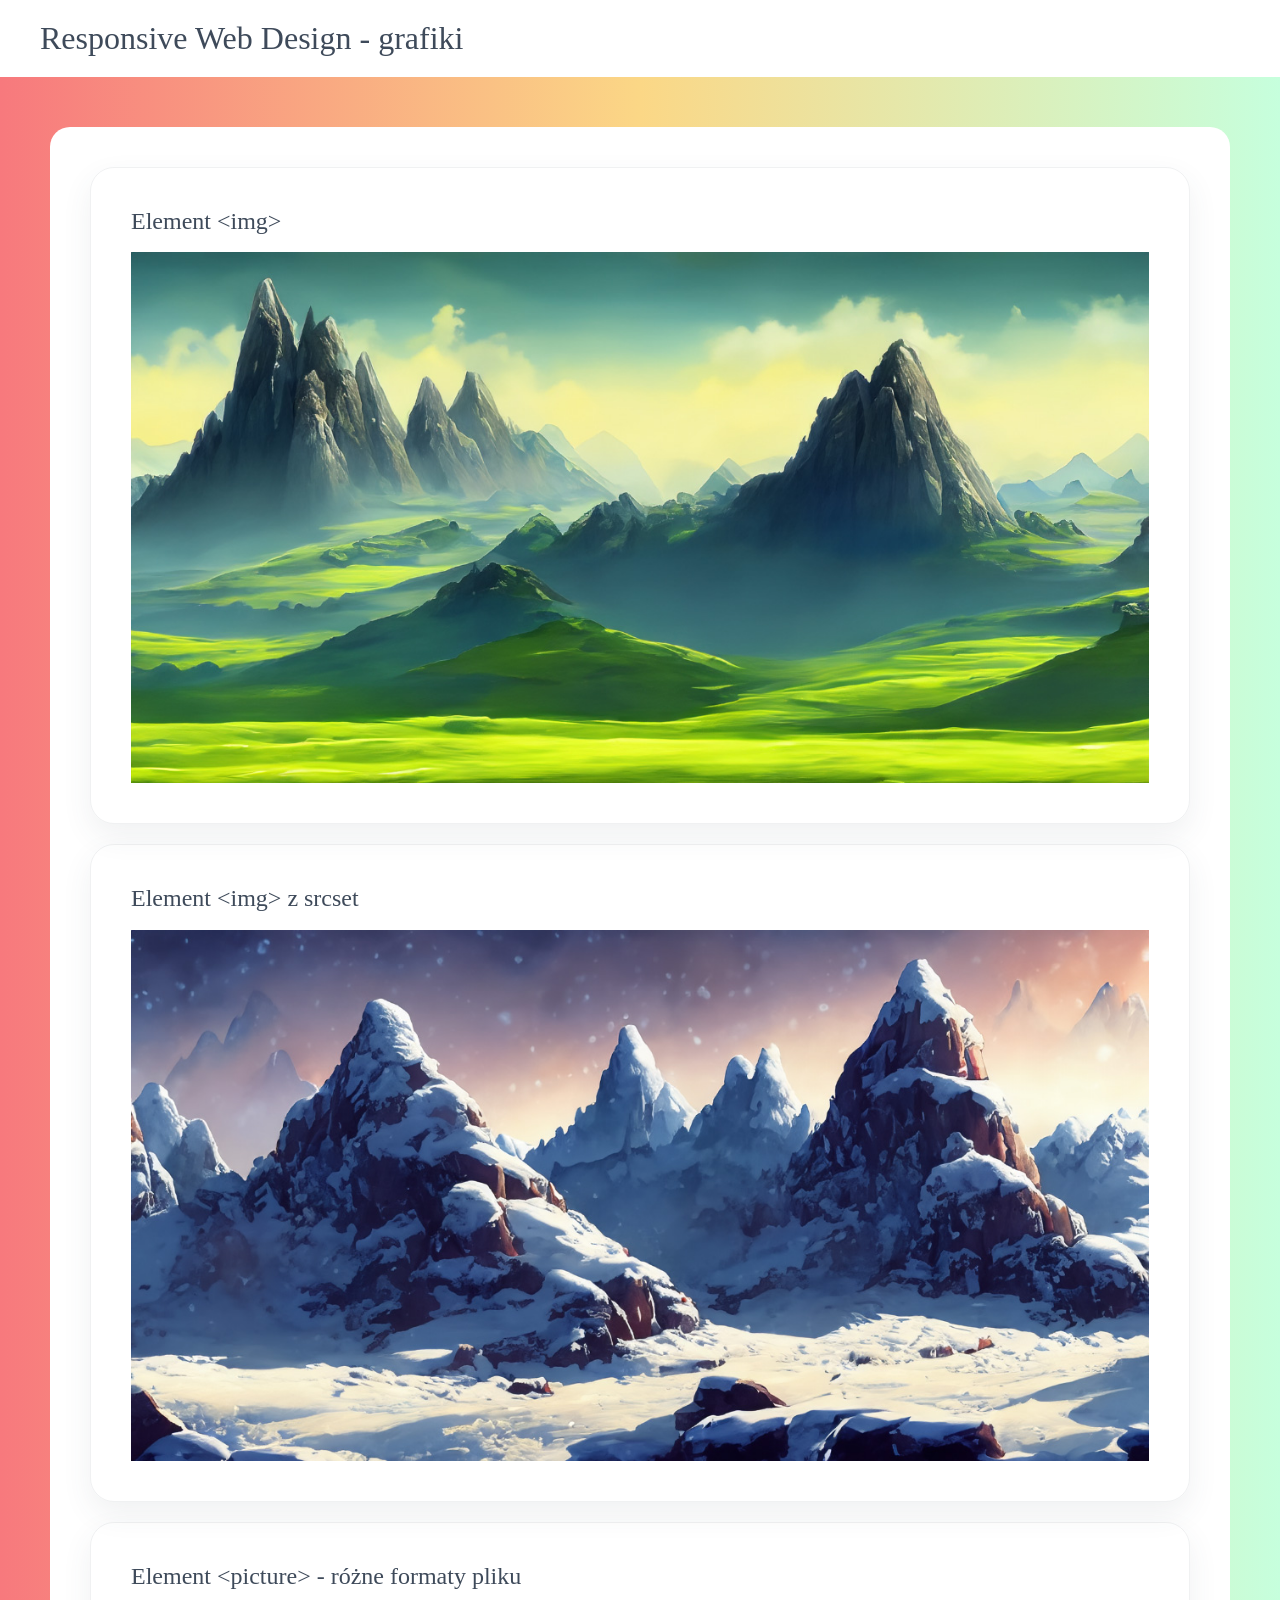
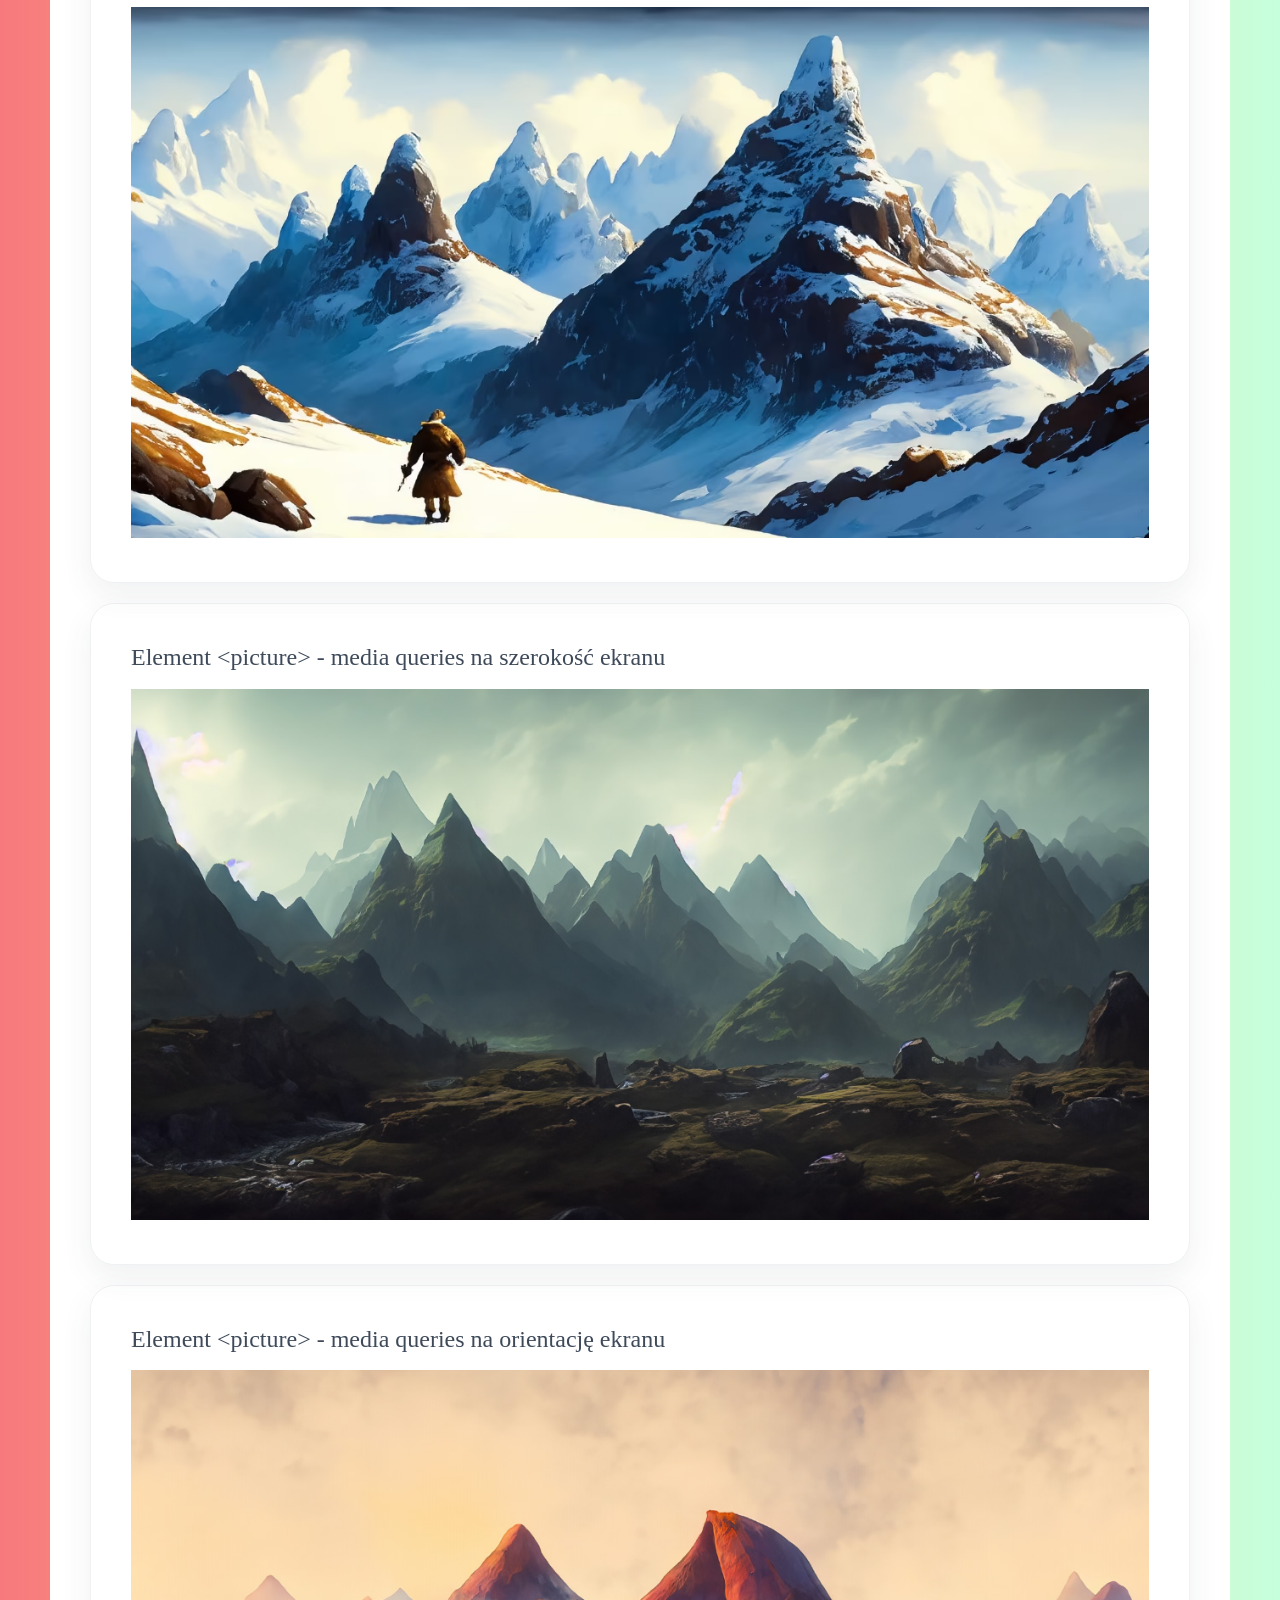
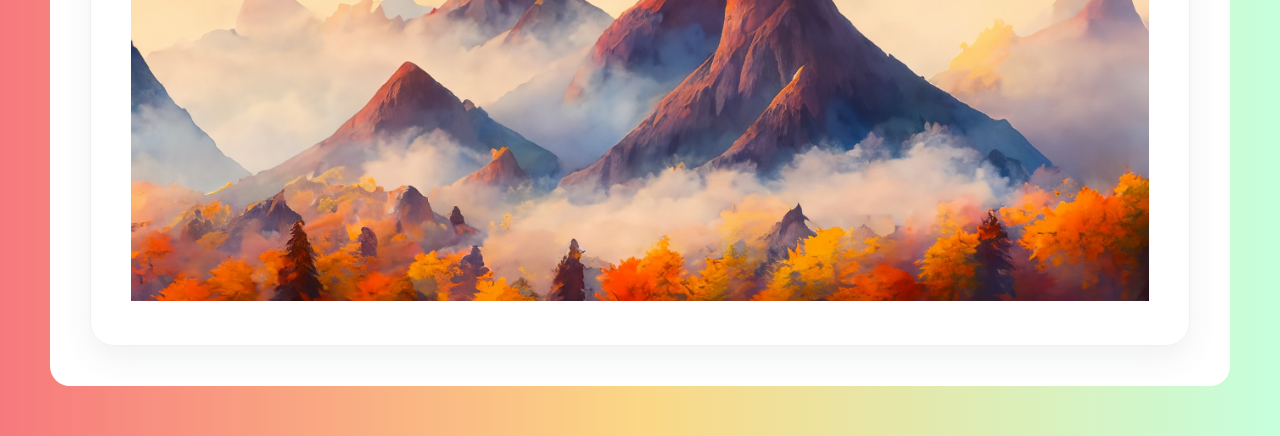
<file: sp 4 - rwd, media queries/rwd-images.html>
<!doctype html>
<html lang="en">
  <head>
    <meta charset="UTF-8" />
    <meta name="viewport" content="width=device-width, initial-scale=1.0" />
    <title>Responsive Web Design</title>
    <link rel="stylesheet" href="./main.css" />
    <link rel="stylesheet" href="./rwd-images.css" />
  </head>
  <body>
    <body>
      <header>
        <h1>Responsive Web Design - grafiki</h1>
      </header>
      <main>
        <section class="card">
          <h2>Element &lt;img&gt;</h2>
          <!-- element img -->
          <img src="./assets/img/mountains6.jpg" alt="góry" />
        </section>
        <section class="card">
          <h2>Element &lt;img&gt; z srcset</h2>
          <!-- prettier-ignore -->
          <img
            srcset="
              ./assets/img/mountains5-400.jpg 400w,
              ./assets/img/mountains5-800.jpg 800w,
              ./assets/img/mountains5.jpg 1200w"
            sizes="
              (max-width: 600px) 300px,
              (max-width: 800px) 700px,
              1100px"
            alt="góry"
          />
        </section>

        <section class="card">
          <h2>Element &lt;picture&gt; - różne formaty pliku</h2>
          <!-- element picture - pozwala na różne źródła/formaty obrazka -->
          <!-- formaty -->
          <picture>
            <source srcset="./assets/img/mountains4.jxl" type="image/jxl" />
            <source srcset="./assets/img/mountains4.avif" type="image/avif" />
            <source srcset="./assets/img/mountains4.webp" type="image/webp" />
            <img src="./assets/img/mountains4.jpg" alt="Góry" />
          </picture>
        </section>

        <section class="card">
          <h2>Element &lt;picture&gt; - media queries na szerokość ekranu</h2>
          <!-- media queries -->
          <!-- w odróżnieniu od srcset i sizes - tu szerokość img zależy od pliku -->
          <picture>
            <source media="(max-width: 400px)" srcset="./assets/img/mountains3-400.jpg" />
            <source media="(max-width: 800px)" srcset="./assets/img/mountains3-800.jpg" />
            <img src="./assets/img/mountains3.jpg" alt="obrazek fallback" />
          </picture>
        </section>

        <section class="card">
          <h2>Element &lt;picture&gt; - media queries na orientację ekranu</h2>
          <!-- media - orientacja ekranu -->
          <picture>
            <source media="(orientation: portrait)" srcset="./assets/img/mountains7-portrait.jpg" />
            <source media="(orientation: landscape)" srcset="./assets/img/mountains7.jpg" />
            <img src="./assets/img/mountains7.jpg" alt="obrazek fallback" />
          </picture>
        </section>
      </main>
    </body>
  </body>
</html>
</file>
<file: sp 1 - html intro/main.css>
body {
  margin: 0;
  padding: 0;
  font-family: 'Segoe UI', Tahoma, Geneva, Verdana, sans-serif;
  background: linear-gradient(to right, #f7797d, #fbd786, #c6ffdd);
  color: #3e4a5a;
}
h1 {
  background: white;
  margin: 0;
  padding: 20px 40px;
}

main {
  min-height: 700px;
  background: #fff;
  margin: 50px;
  padding: 40px;
  position: relative;
  border-radius: 20px;
  overflow: hidden;
}
a {
  color: #4a72b2;
  text-decoration: none;
}
button {
  padding: 4px 10px;
  border: 1px solid #999;
}
</file>
<file: sp 3 - flex, grid/main.css>
body {
  margin: 0;
  padding: 0;
  font-family: 'Segoe UI', Tahoma, Geneva, Verdana, sans-serif;
  background: linear-gradient(to right, #f7797d, #fbd786, #c6ffdd);
  color: #3e4a5a;
}
header {
  background: white;
  margin: 0;
  padding: 20px 40px;
}
h1 {
  margin: 0;
  padding: 0;
  font-family: serif;
  font-weight: normal;
}

main {
  min-height: 700px;
  background: #fff;
  margin: 50px;
  padding: 40px;
  border-radius: 20px;
}
a {
  color: #4a72b2;
  text-decoration: none;
}
button {
  padding: 4px 10px;
  border: 1px solid #999;
}
</file>
<file: sp 4 - rwd, media queries/main.css>
body {
  margin: 0;
  padding: 0;
  font-family: 'Segoe UI', Tahoma, Geneva, Verdana, sans-serif;
  background: linear-gradient(to right, #f7797d, #fbd786, #c6ffdd);
  color: #3e4a5a;
}
header {
  background: white;
  margin: 0;
  padding: 20px 40px;
}
h1 {
  margin: 0;
  padding: 0;
  font-family: serif;
  font-weight: normal;
}
h2,
h3 {
  margin: 0;
  font-family: Georgia, 'Times New Roman', Times, serif;
  font-weight: normal;
  line-height: 1.1;
}

main {
  min-height: 700px;
  background: #fff;
  margin: 50px;
  padding: 40px;
  border-radius: 20px;
}
a {
  color: #4a72b2;
  text-decoration: none;
}
button {
  padding: 4px 10px;
  border: 1px solid #999;
}
</file>
<file: sp 5 - zmienne, jednostki, funkcje/main.css>
body {
  margin: 0;
  padding: 0;
  font-family: 'Segoe UI', Tahoma, Geneva, Verdana, sans-serif;
  background: linear-gradient(to right, #f7797d, #fbd786, #c6ffdd);
  color: #3e4a5a;
}
header {
  background: white;
  margin: 0;
  padding: 20px 40px;
}
h1 {
  margin: 0;
  padding: 0;
  font-family: serif;
  font-weight: normal;
}
h2,
h3 {
  margin: 0;
  font-family: Georgia, 'Times New Roman', Times, serif;
  font-weight: normal;
  line-height: 1.1;
}

main {
  min-height: 700px;
  background: #fff;
  margin: 50px;
  padding: 40px;
  border-radius: 20px;
}
a {
  color: #4a72b2;
  text-decoration: none;
}
button {
  padding: 4px 10px;
  border: 1px solid #999;
}
</file>
<file: sp 2 - css intro, block model/blockmodel.css>
﻿body {
  margin: 0;
  padding: 0;
  font-family: 'Segoe UI', Tahoma, Geneva, Verdana, sans-serif;
  background: linear-gradient(to right, #1e90ff, #f9c942, #ff1e56);
  color: #3e4a5a;
}
h1 {
  background: white;
  margin: 0;
  padding: 20px 40px;
}
#block {
  width: 300px;
  /* min-width: 300px; */
  /* height: 200px; */
  min-height: 200px;
  border: 15px solid #c8d6e5;
  margin: 10px;
  padding: 30px;
  box-sizing: border-box;

  background-color: #4f5b68;
  color: #f5f5f5;
  /* border-bottom: 4px solid #c8d6e5; */
  /* border-top: 4px solid #c8d6e5; */
  /* border-radius: 14px; */
}

main {
  height: 700px;
  background: #fff;
  margin: 50px;
  padding: 0;
  position: relative;
  /* border-radius: 20px; */
}

#p1 {
  width: 700px;
  height: 600px;
  background: #f7f7f7;
  position: relative;
  /* border-radius: 20px; */
}
#d1 {
  background: #ffd6e8;
}

#d2 {
  background: #ffe9c7;
}
#d3 {
  background: #d8f7d2;
}
#d4 {
  background: #cceefc;
}
#d5 {
  background: #e7dbff;
}
</file>
<file: sp 2 - css intro, block model/main.css>
body {
  margin: 0;
  padding: 0;
  font-family: 'Segoe UI', Tahoma, Geneva, Verdana, sans-serif;
  background: linear-gradient(to right, #f7797d, #fbd786, #c6ffdd);
  color: #3e4a5a;
}
header {
  background: white;
  margin: 0;
  padding: 20px 40px;
}
h1 {
  margin: 0;
  padding: 0;
  font-family: serif;
  font-weight: normal;
}

main {
  min-height: 700px;
  background: #fff;
  margin: 50px;
  padding: 40px;
  border-radius: 20px;
}
a {
  color: #4a72b2;
  text-decoration: none;
}
button {
  padding: 4px 10px;
  border: 1px solid #999;
}
</file>
<file: sp 2 - css intro, block model/position-zindex.css>
﻿body {
  min-height: 1900px;
}
main {
  height: 700px;
  background: #fff;
  margin: 50px;
  padding: 40px;
  border-radius: 20px;
}

#inline-block {
  display: inline-block;
  background: #f7f7f7;
  padding: 4px 10px;
  border-radius: 4px;
}

#container {
  width: 700px;
  height: 600px;
  background: #ddd;
  border-radius: 20px;
  position: relative;
}
.box {
  width: 150px;
  height: 150px;
  padding: 15px;
  border-radius: 14px;
  position: absolute;
}
/*  */
#d1 {
  background: #ffd6e8;
  top: 10px;
  left: 5px;
  right: 5px;
  z-index: 2;
}
#d2 {
  background: #ffe9c7;
  top: 10px;
  left: 90px;
  z-index: 1;
}
#d3 {
  background: #d8f7d2;
  bottom: 10px;
  right: 10px;
}
#d4 {
  background: #cceefc;
  bottom: 10px;
  left: 10px;
}
#d5 {
  background: #e7dbff;
}
</file>
<file: sp 3 - flex, grid/flex-web-layout.css>
:root {
  --border-width: 2px;
  --border-color: #999;
}
body {
  background: lightgrey;
}
main {
  width: 1200px;
  margin-left: auto;
  margin-right: auto;
}
main header {
  /* height: 150px; */
  padding: 10px;
  display: flex;
  justify-content: space-between;
  align-items: center;
  border-bottom: var(--border-width) solid var(--border-color);
  margin-bottom: 20px;
}
a {
  border: 2px solid #dc7575;
  text-decoration: none;
  color: #dc7575;
  padding: 10px 25px;
  border-radius: 10px;
  font-size: 12px;
}
a:hover {
  background: #dc7575;
  color: white;
}
/* 
Każdy ul wewnątrz każdego nav
nav ul {}
*/
nav {
  width: 70%;
}
nav > ul {
  /* zmiana punktorów listy */
  list-style: none;
  margin: 0;
  padding-left: 0;
  display: flex;
  /* justify-content: space-between; */
  /* justify-content: space-around; */
  justify-content: space-evenly;
}
section {
  display: flex;
  /* flex-direction: column; */
}
aside {
  width: 200px;
  border-right: var(--border-width) solid var(--border-color);
  padding: 20px;
}
article {
  width: 800px;
  min-height: 400px;
  padding: 20px;
}
#right {
  width: 200px;
  padding: 20px;
  border-left: var(--border-width) solid var(--border-color);
}
footer {
  margin-top: 20px;
  height: 150px;
  border-top: var(--border-width) solid var(--border-color);
  padding: 20px;
}
</file>
<file: sp 3 - flex, grid/flexbox-basics.css>
@import url('./grid-basics.css');

.demo-flex {
  display: flex;
  padding: 18px;
  border: var(--border-width) dashed var(--panel-border);
  border-radius: 22px;
  min-height: 140px;
  gap: 12px;
  overflow: hidden;
  background: rgba(255, 255, 255, 0.55);
}

.flex-item {
  display: flex;
  justify-content: center;
  align-items: center;
  min-width: 62px;
  min-height: 56px;
  padding: 8px;
  border-radius: 18px;
  background: linear-gradient(135deg, #f97655, #ff3232);
  color: #fff;
  font-size: 16px;
  font-weight: 700;
}

.demo-flex-step-2 {
  flex-direction: column;
}

.demo-flex-step-3 {
  flex-wrap: wrap;
}

.demo-flex-step-4 {
  justify-content: space-between;
  align-items: center;
}

.demo-flex-step-5 {
  min-height: 220px;
  align-items: flex-end;
}

.flex-item-h-1 {
  min-height: 46px;
}

.flex-item-h-2 {
  min-height: 70px;
}

.flex-item-h-3 {
  min-height: 94px;
}

.flex-item-h-4 {
  min-height: 124px;
}

.demo-flex-step-6 {
  min-height: 260px;
  flex-wrap: wrap;
  align-content: space-around;
}

.demo-flex-step-6 .flex-item {
  min-width: 74px;
}

.demo-flex-step-7 .item-grow-2 {
  flex-grow: 1;
  background: linear-gradient(135deg, #35566b, #4f95ad);
}

.demo-flex-step-7 .item-grow-3 {
  flex-grow: 2;
  background: linear-gradient(135deg, #2f744d, #4fb37d);
}

.demo-flex-step-8-shrink {
  width: 100%;
}

.demo-flex-step-8-shrink .flex-item {
  flex-basis: 220px;
  min-width: 0;
}

.demo-flex-step-8-shrink .item-shrink-0 {
  flex-shrink: 0;
  background: linear-gradient(135deg, #35566b, #4f95ad);
}

.demo-flex-step-8-shrink .item-shrink-1 {
  flex-shrink: 1;
}

.demo-flex-step-8-shrink .item-shrink-3 {
  flex-shrink: 3;
  background: linear-gradient(135deg, #2f744d, #4fb37d);
}

.demo-flex-step-9-basis {
  align-items: center;
}

.demo-flex-step-9-basis .item-basis-120 {
  flex-basis: 120px;
  background: linear-gradient(135deg, #35566b, #4f95ad);
}

.demo-flex-step-9-basis .item-basis-220 {
  flex-basis: 220px;
  background: linear-gradient(135deg, #2f744d, #4fb37d);
}

.demo-flex-step-9-basis .item-basis-auto {
  flex-basis: auto;
}

.demo-flex-step-8 {
  min-height: 220px;
  align-items: flex-end;
}

.demo-flex-step-8 .item-order {
  order: -1;
  background: linear-gradient(135deg, #37586d, #5e94a8);
}

.demo-flex-step-8 .item-self {
  align-self: center;
  flex: 2 1 140px;
  background: linear-gradient(135deg, #2f744d, #4fb37d);
}
</file>
<file: sp 3 - flex, grid/flexbox.css>
/* nawigacja */
.nav {
  display: flex;
  /* flex-direction: column; */
  gap: 4px;
  background: #f77e7d;
  padding: 8px 16px;
  margin-bottom: 4px;
  list-style: none;
  /* height: 1000px; */
}

#oferta {
  display: inline-block;
  height: 100px;
  /* order: 1; */
  flex-grow: 10;
}
.nav a {
  color: #fff;
  text-decoration: none;
  padding: 6px 14px;
  border-radius: 4px;
  flex-grow: 1;
  flex-shrink: 1;
  flex-basis: 100px;
  flex: 1 1 auto;
  /* order: 2; */
}

.nav a:hover {
  background: #fff;
  color: #f77e7d;
}

.nav a.logo {
  font-weight: bold;
}

/* case 1 – domyślne: flex-start */
.nav-start {
  justify-content: flex-start;
}

/* case 2 – center */
.nav-center {
  justify-content: center;
}

/* case 3 – flex-end */
.nav-end {
  justify-content: flex-end;
}

/* case 4 – space-between */
.nav-between {
  justify-content: space-between;
}

/* case 5 – space-around */
.nav-around {
  justify-content: space-around;
}

/* case 6 – space-evenly */
.nav-evenly {
  justify-content: space-evenly;
}

/* case 7 – logo po lewej, reszta po prawej dzięki margin-left: auto */
.nav-logo-left .logo {
  margin-right: auto;
}

/* galeria  */
.gallery {
  display: flex;
  flex-wrap: wrap;
  gap: 10px;
  padding: 20px;
}

.gallery img {
  /* width: 250px; */
  flex: 1 1 250px;
  max-width: 100%;
  height: 160px;
  object-fit: cover;
  border-radius: 4px;
}
</file>
<file: sp 3 - flex, grid/grid-basics.css>
:root {
  --border-width: 2px;
  --border-color: #999;
  --panel-bg: #fff8ef;
  --panel-border: #f0c987;
  --ink: #284255;
  --accent: #d95f41;
  --accent-dark: #9d3b24;
}
main {
  width: min(1200px, calc(100% - 48px));
  margin-left: auto;
  margin-right: auto;
  display: grid;
  gap: 28px;
}
a {
  border: 2px solid #dc7575;
  text-decoration: none;
  color: #dc7575;
  padding: 10px 25px;
  border-radius: 10px;
  font-size: 12px;
}
a:hover {
  background: #dc7575;
  color: white;
}

.grid-step {
  display: grid;
  grid-template-columns: minmax(260px, 320px) minmax(0, 1fr);
  gap: 24px;
  align-items: start;
  padding: 24px;
  border-radius: 24px;
  background: rgba(255, 255, 255, 0.8);
  border: 1px solid rgba(217, 95, 65, 0.14);
  box-shadow: 0 18px 40px rgba(54, 72, 88, 0.1);
}

.step-copy {
  color: var(--ink);
}

.step-number {
  display: inline-block;
  margin-bottom: 12px;
  padding: 6px 10px;
  border-radius: 999px;
  background: #ffe3d8;
  color: var(--accent-dark);
  font-size: 13px;
  font-weight: 700;
  letter-spacing: 0.08em;
  text-transform: uppercase;
}

.step-copy h2 {
  margin: 0 0 10px;
  font-size: 28px;
}

.step-copy ul {
  margin: 0 0 16px;
  padding-left: 20px;
  line-height: 1.7;
}

.step-copy li {
  margin-bottom: 6px;
  line-height: 1.7;
}

code {
  display: inline-block;
  padding: 10px 14px;
  border-radius: 14px;
  background: #213547;
  margin-bottom: 10px;
  color: #f6f7f8;
  font-size: 14px;
  line-height: 1.5rem;
}

.demo-grid {
  display: grid;
  padding: 18px;
  border: var(--border-width) dashed var(--panel-border);
  border-radius: 22px;
  min-height: 100px;
  gap: 12px;
  overflow: hidden;
}

.grid-item {
  display: grid;
  /* skrót do align-items i justify-items */
  place-items: center;
  min-height: 50px;
  border-radius: 18px;
  background: linear-gradient(135deg, #f97655, #ff3232);
  color: white;
  font-size: 16px;
  font-weight: 700;
}

.demo-grid-step-1 {
  display: grid;
  grid-auto-flow: row; /* row jest domyślne, dodatkowo - column, dense */
}

.demo-grid-step-2 {
  grid-template-columns: 1fr 300px 2fr;
}

.demo-grid-step-align {
  height: 280px;
  grid-template-columns: repeat(3, 88px);
  grid-template-rows: repeat(2, 64px);
  justify-items: end;
  align-items: center;
  justify-content: space-evenly;
  align-content: space-evenly;
}

.demo-grid-step-align .grid-item {
  width: 56px;
  min-height: 34px;
  height: 34px;
  font-size: 13px;
}
.demo-grid-step-align .grid-item-5 {
  justify-self: center;
  align-self: start;
  background: linear-gradient(135deg, #2f744d, #4fb37d);
}

.demo-grid-step-3 {
  grid-template-columns: repeat(3, 1fr);
  grid-auto-rows: 90px;
}

.demo-grid-step-4 {
  grid-template-columns: repeat(3, 1fr);
  grid-auto-rows: 90px;
}

.demo-grid-step-4 .grid-item-wide {
  grid-column: span 2;
}

.demo-grid-step-4 .grid-item-tall {
  grid-row: span 2;
  background: linear-gradient(135deg, #284255, #4d8093);
}

.demo-grid-step-5 {
  grid-template-columns:
    [full-start] 1fr
    [content-start] 1fr
    [center-start] 1fr
    [content-end] 1fr
    [aside-start] 1fr
    [aside-end] 1fr
    [full-end];
  grid-template-rows:
    [top] 72px
    [middle] 72px
    [lower] 72px
    [bottom] 72px
    [end];
}

.demo-grid-step-5 .grid-item {
  min-height: 0;
  padding: 8px;
  text-align: center;
  font-size: 13px;
  font-weight: 700;
  line-height: 1.2;
}

.demo-grid-step-5 .grid-item-line-a {
  grid-column: full-start / content-end;
  grid-row: top / lower;
  background: linear-gradient(135deg, #f37b57, #e33e3e);
  z-index: 1;
}

.demo-grid-step-5 .grid-item-line-b {
  grid-column: center-start / aside-end;
  grid-row: middle / bottom;
  background: linear-gradient(135deg, #37586d, #5e94a8);
  z-index: 2;
}

.demo-grid-step-5 .grid-item-line-c {
  grid-column: aside-start / full-end;
  grid-row: top / end;
  background: linear-gradient(135deg, #7a3c82, #bc5bc9);
  z-index: 3;
}

.demo-grid-step-5 .grid-item-line-d {
  grid-column: 2 / 5;
  grid-row: 3 / 5;
  background: linear-gradient(135deg, #2f744d, #4fb37d);
  z-index: 0;
}

.demo-grid-step-6 {
  grid-template-columns: repeat(6, minmax(140px, 1fr)) fit-content(220px);
  grid-template-rows: minmax(70px, auto) clamp(80px, 12vw, 120px) max(70px, 8vw);
  align-items: stretch;
}

.demo-grid-step-6 .grid-item-fn {
  min-height: 0;
  padding: 10px;
  font-size: 13px;
  line-height: 1.25;
  text-align: center;
}

.demo-grid-step-6 .grid-item-fn-wide {
  background: linear-gradient(135deg, #35566b, #4f95ad);
}

.demo-grid-step-7 {
  grid-template-columns: 1fr;
  gap: 14px;
}

.auto-mode {
  padding: 14px;
  border-radius: 16px;
  background: rgba(255, 255, 255, 0.85);
  border: 1px solid rgba(40, 66, 85, 0.15);
}

.auto-mode h3 {
  margin: 0 0 10px;
  font-size: 16px;
  color: #1e3546;
}

.auto-grid {
  display: grid;
  gap: 10px;
}

.auto-grid .grid-item {
  min-height: 64px;
}

.auto-grid-fill {
  grid-template-columns: repeat(auto-fill, minmax(120px, 1fr));
}

.auto-grid-fit {
  grid-template-columns: repeat(auto-fit, minmax(120px, 1fr));
}

.demo-grid-step-8 {
  grid-template-columns: repeat(auto-fit, minmax(200px, 1fr));
  gap: 16px;
  padding: 24px;
}

.card {
  display: grid;
  grid-row: span 4;
  grid-template-rows: subgrid;
  padding: 16px;
  border-radius: 12px;
  background: white;
  border: 1px solid #e0e0e0;
  box-shadow: 0 4px 12px rgba(0, 0, 0, 0.08);
  gap: 12px;
}

.card-image {
  width: 100%;
  height: 120px;
  border-radius: 8px;
  display: block;
}

.card-image-1 {
  background: linear-gradient(135deg, #f37b57, #e33e3e);
}

.card-image-2 {
  background: linear-gradient(135deg, #37586d, #5e94a8);
}

.card-image-3 {
  background: linear-gradient(135deg, #2f744d, #4fb37d);
}

.card h3 {
  margin: 0;
  font-size: 16px;
  color: #284255;
  line-height: 1.3;
}

.card p {
  margin: 0;
  font-size: 13px;
  color: #686868;
  line-height: 1.5;
  align-self: center;
}

.card button {
  margin: 0;
  padding: 10px 16px;
  border: none;
  border-radius: 6px;
  background: #d95f41;
  color: white;
  font-size: 13px;
  font-weight: 600;
  cursor: pointer;
  transition: background 0.2s;
}

.card button:hover {
  background: #9d3b24;
}

/* @media (max-width: 900px) {
  .grid-step {
    grid-template-columns: 1fr;
  }
}

@media (max-width: 640px) {
  main {
    width: calc(100% - 24px);
    padding: 22px;
    margin: 18px auto 32px;
  }

  .intro,
  .grid-step {
    padding: 18px;
  }

  .demo-grid-step-2,
  .demo-grid-step-3,
  .demo-grid-step-4,
  .demo-grid-step-4 {
    grid-template-columns: repeat(2, 1fr);
  }

  .step-copy h2 {
    font-size: 24px;
  }
} */
</file>
<file: sp 3 - flex, grid/grid.css>
:root {
  --border-width: 2px;
  --border-color: #999;
}
main {
  width: 1100px;
  margin-left: auto;
  margin-right: auto;
  display: grid;
  grid-template-rows: 200px 700px 200px;
  /* minmax(200px, 1fr) repeat(3, 1fr) */
  grid-template-columns: 250px 1fr 250px;
  grid-template-areas:
    'gheader gheader  gheader'
    'gaside  garticle gright'
    'gfooter  gfooter  gfooter';
  gap: 20px;
  background-color: #f3f3f3;
}
main > * {
  padding: 24px;
  border-radius: 24px;
  background: rgba(255, 255, 255, 0.8);
  border: 1px solid rgba(217, 95, 65, 0.14);
  box-shadow: 0 18px 40px rgba(54, 72, 88, 0.1);
}
main header {
  display: flex;
  align-items: center;
  display: flex;
  justify-content: space-between;
  grid-area: gheader;
}
a {
  border: 2px solid #dc7575;
  text-decoration: none;
  color: #dc7575;
  padding: 10px 25px;
  border-radius: 10px;
  font-size: 12px;
}
a:hover {
  background: #dc7575;
  color: white;
}
section {
  display: flex;
  /* flex-direction: column; */
}
aside {
  width: 200px;
  grid-area: gaside;
}
article {
  min-height: 400px;
  grid-area: garticle;
}
#right {
  width: 200px;
  grid-area: gright;
}
footer {
  height: 150px;
  grid-area: gfooter;
}

nav > ul {
  list-style: none;
  margin: 0;
  padding-left: 0;
  display: flex;
  gap: 20px;
  justify-content: space-evenly;
}

@media (max-width: 500px) {
  main {
    grid-template-columns: 1fr;
    grid-template-areas:
      'gheader'
      'garticle'
      'gaside'
      'gright'
      'gfooter';
  }
}
</file>
<file: sp 4 - rwd, media queries/rwd-container.css>
.container-intro {
  margin-bottom: 24px;
  padding: 24px;
  border: 1px solid rgba(62, 74, 90, 0.12);
  border-radius: 20px;
  background: linear-gradient(130deg, rgba(74, 114, 178, 0.12), rgba(198, 255, 221, 0.25));
}

main header {
  background: none;
}

.container-intro p {
  margin: 12px 0 0;
  max-width: 75ch;
  line-height: 1.65;
}

.example-grid {
  display: grid;
  gap: 18px;
}

.demo-card {
  display: grid;
  gap: 16px;
  padding: 20px;
  border-radius: 20px;
  border: 1px solid rgba(62, 74, 90, 0.12);
  background: #fffdfa;
  box-shadow: 0 10px 28px rgba(62, 74, 90, 0.08);
}

.demo-card > header {
  display: grid;
  gap: 8px;
}

.step-label {
  margin: 0;
  font-size: 12px;
  text-transform: uppercase;
  letter-spacing: 0.12em;
  color: #4a72b2;
  font-weight: 700;
}

.demo-card h3,
.demo-card h4 {
  margin: 0;
  font-family: Georgia, 'Times New Roman', Times, serif;
  font-weight: normal;
}

.demo-card p {
  margin: 0;
  line-height: 1.65;
}

.demo-step1-layout {
  display: grid;
  gap: 12px;
}

.demo-step1-layout article,
.demo-metrics article,
.demo-quote,
.demo-nav a,
.fluid-chip {
  border-radius: 14px;
  border: 1px solid rgba(74, 114, 178, 0.18);
  background: #ffffff;
}

.demo-step1-layout article,
.demo-quote {
  padding: 14px;
}

.demo-card--step1 {
  container: step1 / inline-size;
}

@container step1 (min-width: 24rem) {
  .demo-step1-layout {
    grid-template-columns: 1.2fr 0.8fr;
  }
}

.demo-card--step2 {
  container: step2 / inline-size;
}

.demo-quote h4 {
  font-size: 1.1rem;
}

@container step2 (min-width: 24rem) {
  .demo-quote h4 {
    font-size: 1.75rem;
  }

  .demo-quote p {
    font-size: 1.05rem;
  }
}

@container step2 (min-width: 24rem) {
  .demo-quote h4 {
    font-size: 1.85rem;
  }

  .demo-quote p {
    font-size: 1.15rem;
    max-width: 50ch;
  }
}

.demo-card--step3 {
  container: step3 / inline-size;
}

.demo-metrics {
  display: grid;
  gap: 10px;
}

.demo-metrics article {
  display: grid;
  gap: 4px;
  padding: 12px;
}

.demo-metrics strong {
  color: #4a72b2;
  font-size: 1.35rem;
}

@container step3 (min-width: 24rem) {
  .demo-metrics {
    grid-template-columns: repeat(2, minmax(0, 1fr));
  }
}

@container step3 (min-width: 24rem) {
  .demo-metrics {
    grid-template-columns: repeat(3, minmax(0, 1fr));
  }
}

.demo-card--step4 {
  container: step4 / inline-size;
}

.demo-nav {
  display: grid;
  gap: 10px;
}

.demo-nav a {
  padding: 10px 14px;
  text-align: center;
}

@container step4 (min-width: 30rem) {
  .demo-nav {
    grid-template-columns: repeat(2, minmax(0, 1fr));
  }
}

@container step4 (min-width: 48rem) {
  .demo-nav {
    grid-template-columns: repeat(4, minmax(0, 1fr));
  }
}

.demo-card--step5 {
  container: step5 / inline-size;
}

.demo-fluid {
  display: flex;
  flex-wrap: wrap;
  gap: clamp(8px, 2cqi, 18px);
}

.fluid-chip {
  padding: clamp(8px, 2cqi, 16px) clamp(12px, 3.5cqi, 22px);
  font-size: clamp(0.85rem, 2.2cqi, 1.1rem);
}

@container step5 (min-width: 40rem) {
  .fluid-chip {
    border-radius: 999px;
  }
}

@media (min-width: 760px) and (max-width: 1159px) {
  .example-grid {
    grid-template-columns: repeat(2, minmax(0, 1fr));
    align-items: start;
  }
}

@media (min-width: 1160px) {
  .example-grid {
    grid-template-columns: repeat(3, minmax(0, 1fr));
  }

  .demo-card--step5 {
    grid-column: span 2;
  }
}
</file>
<file: sp 4 - rwd, media queries/rwd-images.css>
main {
  display: grid;
  gap: 20px;
}
.card {
  padding: 40px;
  border-radius: 24px;
  border: 1px solid rgba(62, 74, 90, 0.08);
  box-shadow: 0 12px 30px rgba(62, 74, 90, 0.08);
  display: grid;
  gap: 18px;
}
img {
  max-width: 100%;
}
</file>
